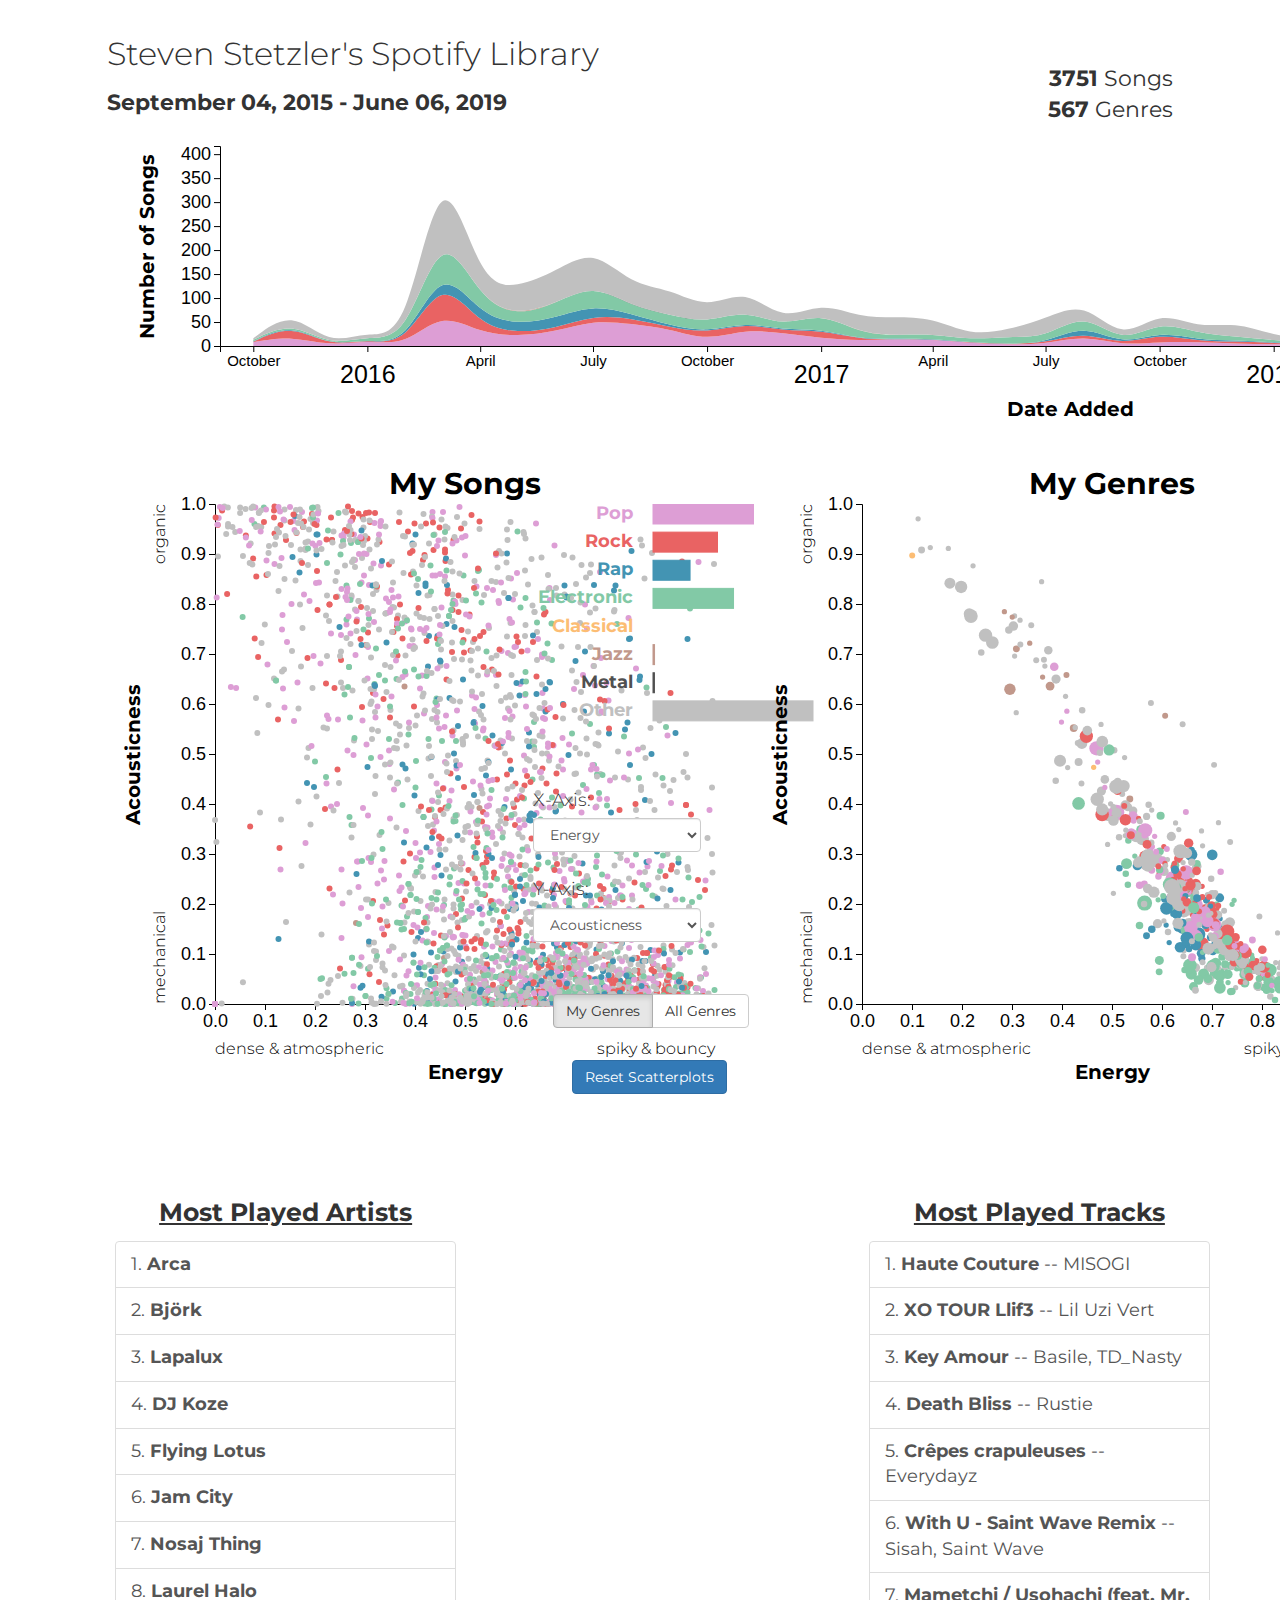
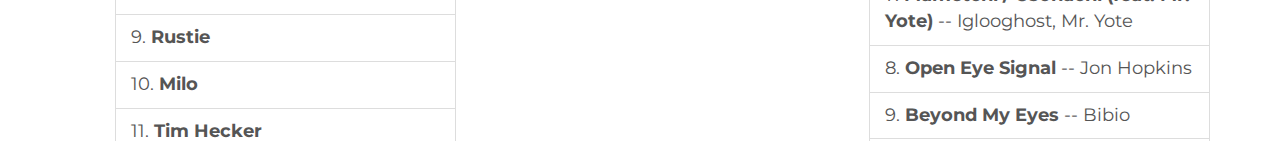
<file: dev/index.html>
<!doctype html>
<html>
<head>
    <meta charset="utf-8">
    <meta name="description" content="">
    <title>Musical Wayfinder</title>
    <!-- Bootstrap -->
    <link rel="stylesheet" href="static/css/bootstrap.min.css">
    <!-- jQuery UI CSS -->
    <link rel="stylesheet" href="static/css/jquery-ui.min.css">
    <link rel="stylesheet" href="static/css/jquery-ui.structure.min.css">
    <link rel="stylesheet" href="static/css/jquery-ui.theme.min.css">
    <!-- jQRangeSlider CSS -->
    <link rel="stylesheet" href="static/css/iThing.css" type="text/css" />
    <!-- D3 Tooltip CSS -->
    <link rel="stylesheet" href="static/css/d3-tip.css">
    <!-- Custom styling -->
    <link rel="stylesheet" href="static/css/style.css">
    <!-- Fonts -->
    <!--<link href='css/fonts/montserrat-font-family-styles.css' rel='stylesheet'> Montserrat -->
    <link href="https://fonts.googleapis.com/css?family=Montserrat:100,200,300,400,500,600,700,800,900&display=swap" rel="stylesheet"><!-- Montserrat -->
    <link rel="stylesheet" type="text/css" href="static/css/fonts/fonts.min.css" /><!-- minified Proxima Nova -->
</head>

<body>

    <!-- Bootstrap grid setup -->
    <div class="container-fluid">
        <div class="row">
            <br>
        </div>
        <div class="row">
            <div class="col-md-1">
            </div>
            <div class="col-md-7 text-left">
                <div class="row">
                    <p style="font-size:32px;font-weight:300"><span id="user-id"></span>'s Spotify Library</p>
                </div>
                <div class="row">
                    <strong><span id="time"></span></strong>
                </div>
                
                <!-- <label style="font-size:30px; justify-content: left;">
                    USERNAME<span id="username"></span>'s Library:
                    <label style="font-size:30px;"></label> 
                </label>
                <br> -->
            </div>
            <div class="col-md-3 text-right">
                <div class="row">
                    <br>
                </div>
                <div class="row">
                    <strong><span id="songs"></span></strong> Songs
                </div>
                <div class="row">
                    <strong><span id="genres"></span></strong> Genres
                </div>

            </div>
            <div class="col-md-1">
            </div>    
        </div>      

        <div class="row row-no-gutters">
            <div id="line-plot-area"></div>

            <!-- <div class="col" style="width:100%; float:center">
            </div> -->
        </div>

        <div class="row">
            <!-- Song Plot -->
            <div class="col-lg-5">
                <div id="song-plot-area">
                </div>
            </div>

            <!-- Control Panel -->
            <div class="col-lg-2" style="margin-top: 50px; margin-bottom: 50px;">
                <!-- Legend for plots -->
                <div class="row">
                    <div id="legend">
                    </div>
                </div>

                <!-- X Axis dropdown box -->
                <div class="row" style="margin-top: 20px; margin-bottom: 20px;">
                    <form class="form-inline">
                        <div class="form-group">
                            <label  for="x-attribute-select"> X-Axis: </label>
                            <select id="x-attribute-select" class="form-control">
                                <option selected value="energy">Energy</option>
                                <!-- <option value="liveness">Liveness</option> -->
                                <option value="speechiness">Speechiness</option>
                                <option value="acousticness">Acousticness</option>
                                <option value="instrumentalness">Instrumentalness</option>
                                <option value="danceability">Danceability</option>
                                <option value="loudness">Loudness</option>
                                <option value="valence">Valence</option>
                                <option value="popularity">Popularity</option>
                            </select>
                        </div>
                    </form>
                </div>
                
                <!-- Y Axis dropdown box -->
                <div class="row" style="margin-top: 20px; margin-bottom: 20px;">
                    <form class="form-inline">
                        <div class="form-group">
                            <label for="y-attribute-select"> Y-Axis: </label>
                            <select id="y-attribute-select" class="form-control">
                                <option value="energy">Energy</option>
                                <!-- <option value="liveness">Liveness</option> -->
                                <option value="speechiness">Speechiness</option>
                                <option selected value="acousticness">Acousticness</option>
                                <option value="instrumentalness">Instrumentalness</option>
                                <option value="danceability">Danceability</option>
                                <option value="loudness">Loudness</option>
                                <option value="valence">Valence</option>
                                <option value="popularity">Popularity</option>
                            </select>
                        </div>
                    </form>
                    <br>
                </div>

                <!-- Button Controls -->
                <div class="row", style="margin-top: 20px; margin-bottom: 20px; justify-content: center;">
                    
                    <div class="btn-group">
                        <div class="btn-group btn-group-toggle" data-toggle="buttons" style="position:relative; margin: 0 auto; left:10%">
                            <label class="btn btn-default active" id="toggle-genres-library">
                                    <input type="radio" name="toggle-genres-radio" autocomplete="off"> My Genres
                            </label>
                            <label class="btn btn-default" id="toggle-genres-all">
                                <input type="radio" name="toggle-genres-radio"  autocomplete="off" checked> All Genres
                            </label>
                        </div>
                    </div>
                    <div class="row">
                        <br>
                    </div>
                    <div class="row">
                    </div>
                    <div class="btn-group">
                        <div id="reset-button" class="btn btn-primary" style="position:relative; margin: 0 auto; left:25%">Reset Scatterplots
                        </div>
                    </div>
                </div>
            </div>

            <!-- Genre Plot -->
            <div class="col-lg-5">
                <div id="genre-plot-area">
                </div>
            </div>
        </div>

        <div class="row">
            <br>
        </div>

        <div class="row">
            <div class="col-lg-4" style="width:100%; margin-left:100px;">
                <div class="row" id="stats-area"style="width:90%;">

                    <div class="col-md-4" style="width:33%; float:left">
                        <p style="font-size:25px; text-decoration:underline; text-align: center"> <strong>Most Played Artists</strong> </p>
                        <ul class="list-group" id="top-artists" style="max-height: 500px; overflow: scroll; font-size:18px">
                        </ul>     
                    </div>
<!-- 
                    <svg width="300" height="180">
                            <rect x="50" y="20" rx="20" ry="20" width="700" height="700"
                            style="fill:red;stroke:black;stroke-width:5;opacity:0.5" />
                    </svg> -->

                    <div class="col-lg-4" id="spotify-preview" style="float:center; width:33%;">
                        
                    </div>
                    
                    <div class="col-lg-4" style="width:33%; float:right; text-align: center">
                        <p style="font-size:25px; text-decoration:underline"> <strong>Most Played Tracks</strong> </p>
                        <ul class="list-group" id="top-tracks" style="max-height: 500px; overflow: scroll; font-size:18px">
                        </ul>             
                    </div>
                </div>
            </div>
        </div>
    </div>



<!-- External JS libraries -->
<script src="static/js/jquery.min.js"></script>
<script src="static/js/jquery-ui.min.js"></script>
<!-- <script src="static/js/jquery-3.4.1.min.js"></script>-->
<script src="static/js/bootstrap.min.js"></script>
<script src="static/js/d3.min.js"></script>
<script src="static/js/d3-tip.js"></script>

<!-- JQRange Slider libraries -->
<!-- <script src="static/js/jquery.js"></script>
<script src="static/js/jquery-ui-1.8.16.custom.min.js"></script>
<script src="static/js/jQDateRangeSlider-min.js"></script> -->

<!-- dragslider libraries -->
<script type="text/javascript" src="static/js/jquery.min.js"></script>
<script type="text/javascript" src="static/js/jquery-ui.min.js"></script>
<script type="text/javascript" src="static/js/dragslider.js"></script>
<script src="https://d3js.org/d3-color.v1.min.js"></script>

<!-- <script type="text/javascript" src="static/js/jquery.ui.slider.custom.js"></script> -->
<!-- <script type="text/javascript" src="static/js/jquery-1.5.1.min.js"></script>
<script type="text/javascript" src="static/js/jquery-ui-1.8.13.custom.min.js"></script>
<script type="text/javascript" src="static/js/jquery.ui.slider.custom.js"></script> -->


<!-- Custom JS -->
<!-- Load the data -->
<!-- For each file, we try loading twice -->
<script>
    function loadSongData() {
        // Create a promise for the data
        var songDataPromise = d3.json("data/drpillow/library.json");
        return songDataPromise.then(function(data) {
            return data;
        }, function(error) {
            return d3.json("data/drpillow/library.json");
        });
    }

    function loadGenreData() {
        // Create a promise for the data
        var genreDataPromise = d3.json("data/data_genres_average_features.json");
        return genreDataPromise.then(function(data) {
            return data;
        }, function(error) {
            return d3.json("data/data_genres_average_features.json");
        });
    }

    function loadTopArtistsData() {
        return d3.json("data/drpillow/top_artists.json").then(function(data) {
            return data;
        }, function(error) {
            console.log("Trouble loading top tracks! Trying again...");
            console.log(error);
            return d3.json("data/drpillow/top_artists.json").then(function(data) {
                return data;
            }, function(error) {
                console.log("Trouble loading top tracks!");
                console.log(error);
            })
        });

    }

    function loadTopTracksData() {
        return d3.json("data/drpillow/top_tracks.json").then(function(data) {
            return data;
        }, function(error) {
            console.log("Trouble loading top tracks! Trying again...");
            console.log(error);
            return d3.json("data/drpillow/top_tracks.json").then(function(data) {
                return data;
            }, function(error) {
                console.log("Trouble loading top tracks!");
                console.log(error);
            })
        });
    }

    function loadRecentlyPlayedData() {
        return d3.json("data/drpillow/recently_played.json").then(function(data) {
            return data
        }, function(error) {
            console.log("Trouble loading recently played data! Trying again...");
            console.log(error);
            return d3.json("data/drpillow/recently_played.json").then(function(data) {
                return data
            }, function(error) {
                console.log("Trouble loading recently played data!");
                console.log(error);
            })
        });
    }
    
    function loadUserProfile() {
        return d3.json("data/drpillow/profile.json").then(function(data) {
            return data;
        }, function(error) {
            return d3.json("data/drpillow/profile.json").then(function(data) {
                return data;
            }, function(error) {
                console.log(error);
            })
        });
    }
</script>
<!-- Load our scripts for making plots -->
<script src="static/js/main.js"></script>

</body>
</html>
</file>
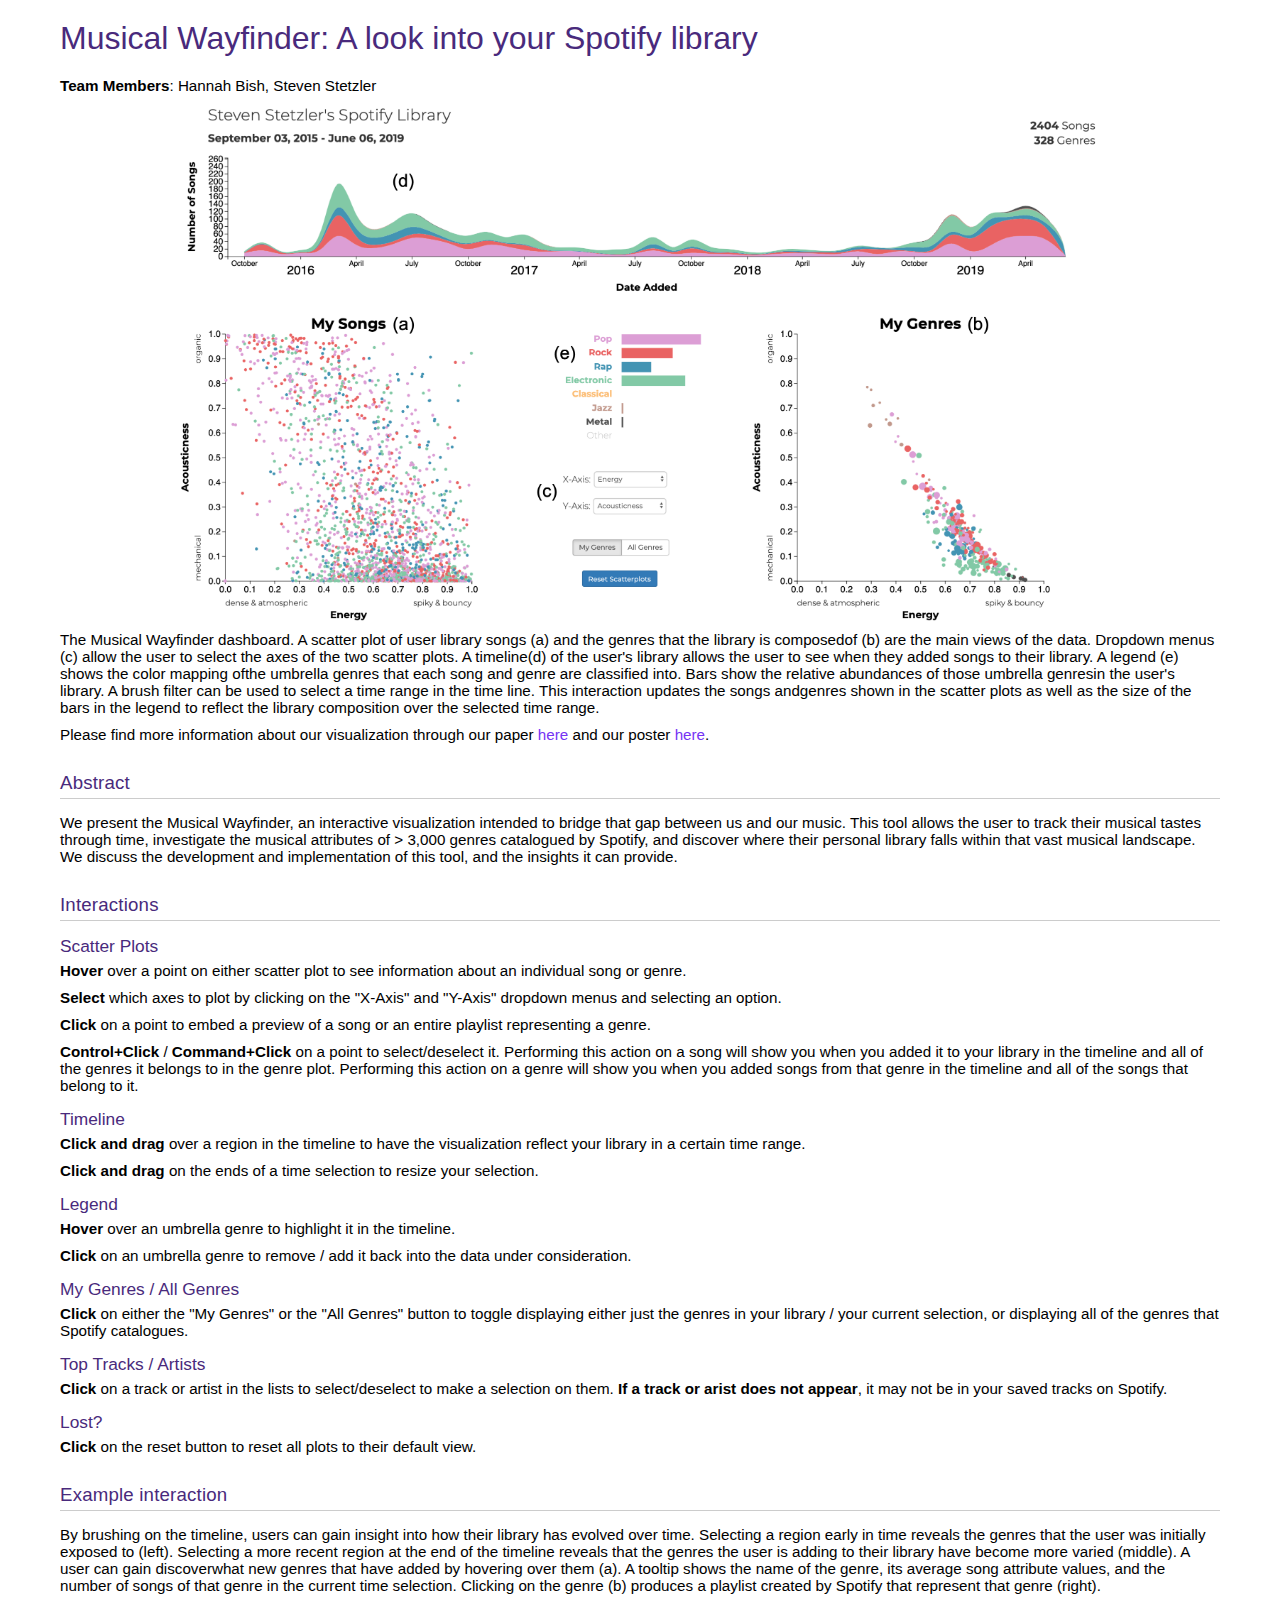
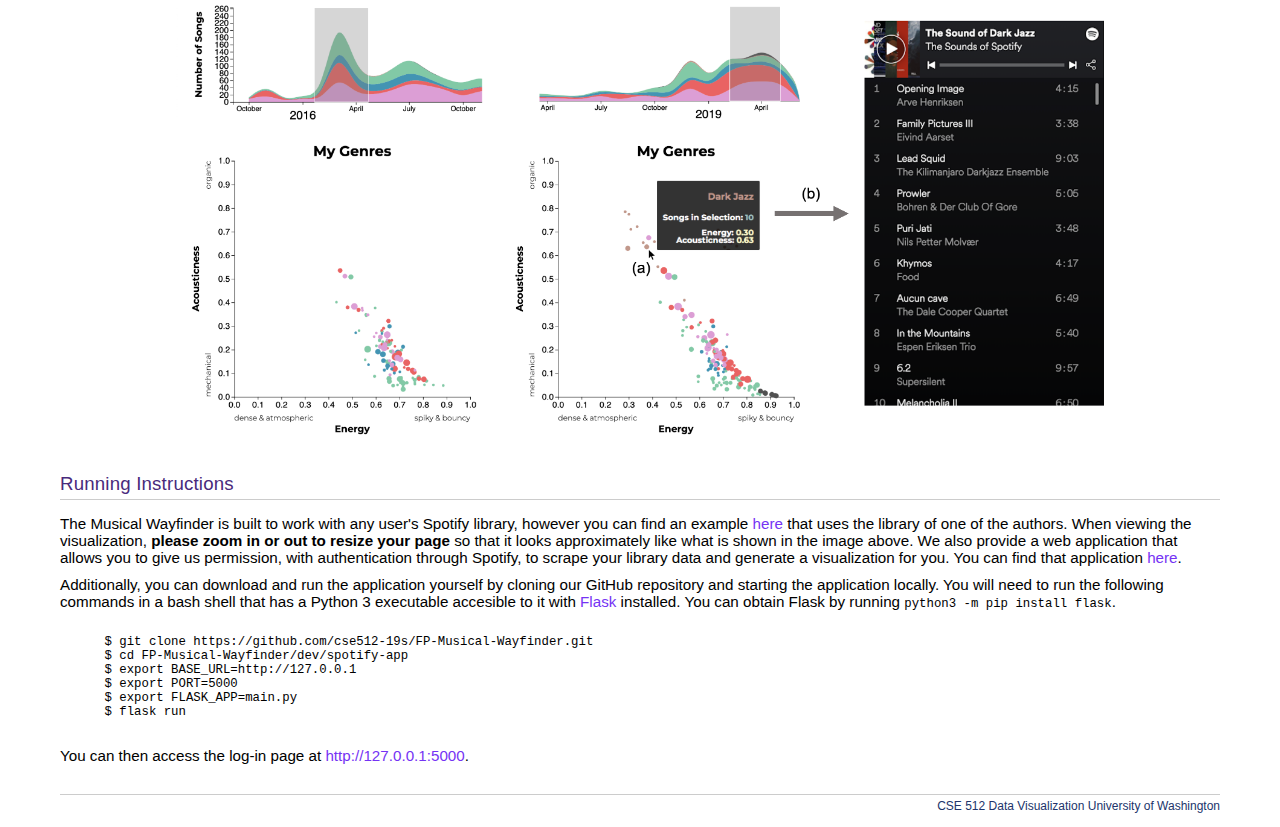
<file: docs/index.html>
<!DOCTYPE HTML>
<html xml:lang="en" lang="en">
<head>
  <title>CSE512 | Musical Wayfinder: A look into your Spotify library</title>
  <style media="all">
* { padding: 0; margin: 0; }
 body {
  margin: 0 auto 0 auto;
  padding: 0;
  max-width: 1200px;
  font-family: "Avenir", "Avenir Next", Helvetica Neue, Arial;
  font-size: 0.95em;
}
 a, a:visited { text-decoration: none; color: #7533f4; }
a:hover { text-decoration: underline; color: #f4b014; }
 h1, h2, h3, h4, h5 {
  color: #492a7c;
  background-color: inherit;
  font-weight: normal;
  padding: 0 0 5px 0;
  margin: 15px 0 0 0;
  border: none;
  clear: right;
}
h1 { font-size: 24pt; margin:  5px 0 10px 0; line-height: 28px; }
h2 { font-size: 14pt; margin: 30px 0 15px 0; letter-spacing: 0.01em; border-bottom: 1px solid #ccc;  line-height: 20px;}
h3 { font-size: 13pt; }
h4 { font-size: 12pt; }
h5 { font-size: 11pt; }
p { margin: 0 0 10px 0; }
 .content {
  margin: 0;
  padding: 15px 20px;
  background-color: #ffffff;
}
 .title, .title h1, .title a {
  color: #492a7c;
  font-size: 24pt;
  margin-bottom: 20px;
  margin-top: 5px;
}
 .footer {
  border-top: 1px solid #ccc;
  margin-top: 30px;
  padding-top: 4px;
  text-align: right;
  font-size: 12px;
}
.footer a {
  color: #21346B;
}
.footer a:hover {
  color: #ce3333;
}
  </style>
</head>
<body>
<div class="content">
   <section class="title">
    <a href="/">Musical Wayfinder: A look into your Spotify library</a>
  </section>

   <section>
    <p>
      <strong>Team Members</strong>: Hannah Bish, Steven Stetzler
    </p>
  </section>

   <section>
    <div style="text-align: center">
      <img src="wayfinder.png" style="width: 80%;">
    </div>
    <p>
    The Musical Wayfinder dashboard. A scatter plot of user library songs (a) and the genres that the library is composedof (b) are the main views of the data. Dropdown menus (c) allow the user to select the axes of the two scatter plots. A timeline(d) of the user's library allows the user to see when they added songs to their library. A legend (e) shows the color mapping ofthe umbrella genres that each song and genre are classified into. Bars show the relative abundances of those umbrella genresin the user's library. A brush filter can be used to select a time range in the time line. This interaction updates the songs andgenres shown in the scatter plots as well as the size of the bars in the legend to reflect the library composition over the selected time range.
    </p>
    <p>
      Please find more information about our visualization through our paper <a href="deliverables/paper.pdf">here</a> and our poster <a href="deliverables/poster.pdf">here</a>.
    </p>
  </section>

  <section>
    <h2>Abstract</h2>
    <p>
      We present the Musical Wayfinder, an interactive visualization intended to bridge that gap between us and our music. This tool allows the user to track their musical tastes through time, investigate the musical attributes of > 3,000 genres catalogued by Spotify, and discover where their personal library falls within that vast musical landscape. We discuss the development and implementation of this tool, and the insights it can provide.
    </p>

  </section>

  <section>
      <h2>Interactions</h2>
      <h3> Scatter Plots </h3>
      <p>
        <strong>Hover</strong> over a point on either scatter plot to see information about an individual song or genre.
      </p>
      <p>
        <strong>Select</strong> which axes to plot by clicking on the "X-Axis" and "Y-Axis" dropdown menus and selecting an option.
      </p>
      <p>
        <strong>Click</strong> on a point to embed a preview of a song or an entire playlist representing a genre.
      </p>
      <p>
        <strong>Control+Click</strong> / <strong>Command+Click</strong> on a point to select/deselect it. 
        Performing this action on a song will show you when you added it to your library in the timeline and all of the genres it belongs to in the genre plot.
        Performing this action on a genre will show you when you added songs from that genre in the timeline and all of the songs that belong to it.
      </p>
      <h3> Timeline </h3>
      <p>
        <strong>Click and drag</strong> over a region in the timeline to have the visualization reflect your library in a certain time range.
      </p>
      <p>
        <strong>Click and drag</strong> on the ends of a time selection to resize your selection.
      </p>
      <h3> Legend </h3>
      <p>
        <strong>Hover</strong> over an umbrella genre to highlight it in the timeline.
      </p>
      <p>
        <strong>Click</strong> on an umbrella genre to remove / add it back into the data under consideration.
      </p>
      <h3>My Genres / All Genres</h3>
      <p>
        <strong>Click</strong> on either the "My Genres" or the "All Genres" button to toggle displaying either just
        the genres in your library / your current selection, or displaying all of the genres that Spotify catalogues.
      </p>
      <h3>Top Tracks / Artists</h3>
      <p>
        <strong>Click</strong> on a track or artist in the lists to select/deselect to make a selection on them. <strong>If a track or arist does not appear</strong>, it may not be in your saved tracks
        on Spotify.
      </p>
      <h3>Lost?</h3>
      <p>
        <strong>Click</strong> on the reset button to reset all plots to their default view.
      </p>
  </section>

  <section>
    <h2>Example interaction</h2>

    By brushing on the timeline, users can gain insight into how their library has evolved over time. 
    Selecting a region early in time reveals the genres that the user was initially exposed to (left). 
    Selecting a more recent region at the end of the timeline reveals that the genres the user is adding to their library have become more varied (middle). 
    A user can gain discoverwhat new genres that have added by hovering over them 
    (a). A tooltip shows the name of the genre, its average song attribute values, and the number of songs of that genre in the current time selection. 
    Clicking on the genre (b) produces a playlist created by Spotify that represent that genre (right).

    <div style="text-align: center">
        <img src="insight_1.png" style="width: 80%;">
    </div>
  </section>

  <section>
    <h2>Running Instructions</h2>
    <p>The Musical Wayfinder is built to work with any user's Spotify library, however you can find an example
        <a href="example/">here</a> that uses the library of one of the authors. When viewing the visualization, <strong>please zoom in or out 
          to resize your page</strong> so that it looks approximately like what is shown in the image above. 
        We also provide a web application that allows you to give us permission, with authentication through Spotify,
        to scrape your library data and generate a visualization for you. You can find that 
        application <a href="http://students.washington.edu/stevengs/cse512/">here</a>. 
    </p>

    <p>
      Additionally, you can download and run the application yourself by cloning our GitHub repository and starting
      the application locally. You will need to run the following commands in a bash shell that has a Python 3 executable
      accesible to it with <a href="http://flask.pocoo.org/">Flask</a> installed. You can obtain Flask by running <code>python3 -m pip install flask</code>.
    </p>
    <pre>
    <code>
      $ git clone https://github.com/cse512-19s/FP-Musical-Wayfinder.git
      $ cd FP-Musical-Wayfinder/dev/spotify-app
      $ export BASE_URL=http://127.0.0.1
      $ export PORT=5000
      $ export FLASK_APP=main.py
      $ flask run
    </code>
    </pre>

    You can then access the log-in page at <a href="http://127.0.0.1:5000">http://127.0.0.1:5000</a>.
  </section>

  <div class="footer">
    <a href="https://courses.cs.washington.edu/courses/cse512/19sp/">CSE 512 Data Visualization</a>
    <a href="http://www.washington.edu">University of Washington</a>
  </div>
 </div>
</body>
</html>
</file>
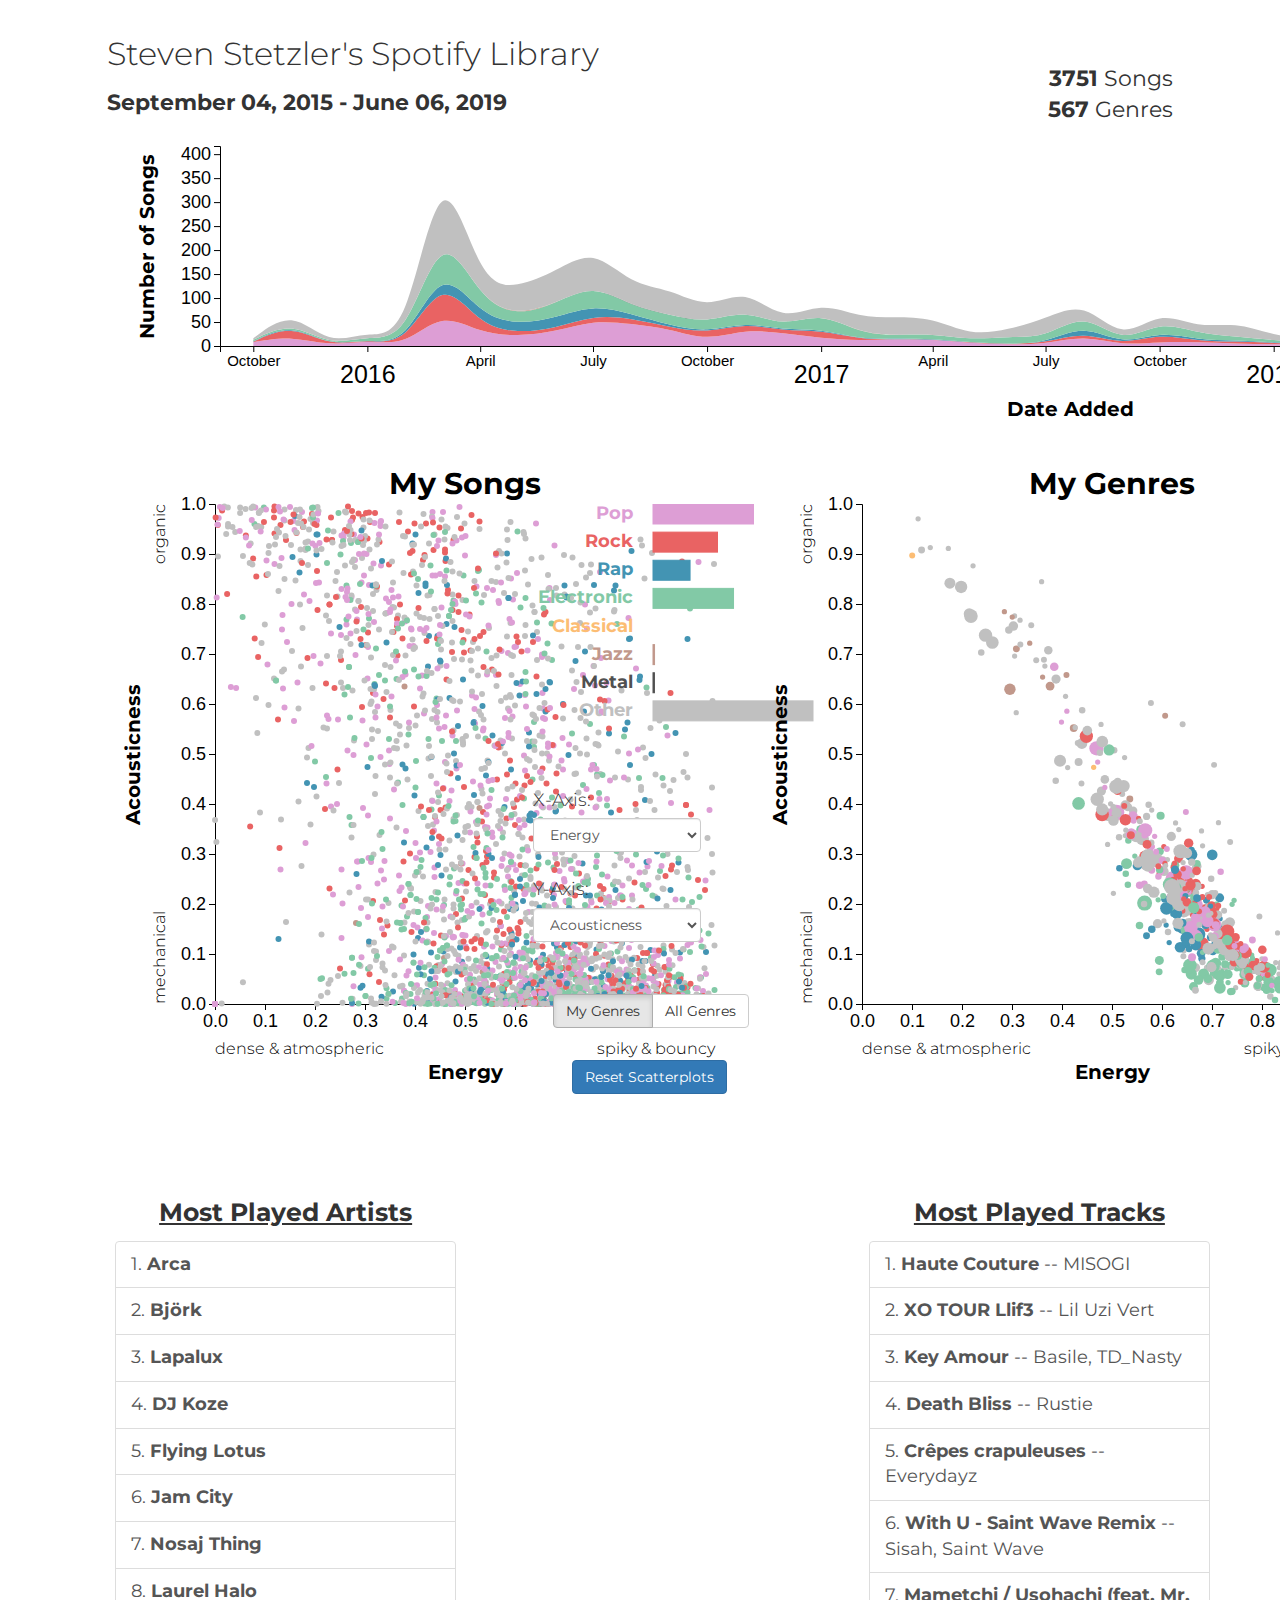
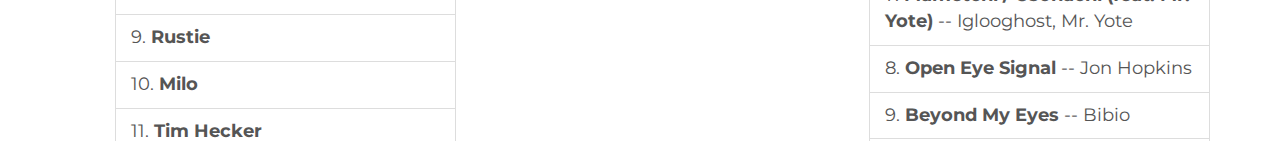
<file: docs/example/index.html>
<!doctype html>
<html>
<head>
    <meta charset="utf-8">
    <meta name="description" content="">
    <title>Musical Wayfinder</title>
    <!-- Bootstrap -->
    <link rel="stylesheet" href="static/css/bootstrap.min.css">
    <!-- jQuery UI CSS -->
    <link rel="stylesheet" href="static/css/jquery-ui.min.css">
    <link rel="stylesheet" href="static/css/jquery-ui.structure.min.css">
    <link rel="stylesheet" href="static/css/jquery-ui.theme.min.css">
    <!-- jQRangeSlider CSS -->
    <link rel="stylesheet" href="static/css/iThing.css" type="text/css" />
    <!-- D3 Tooltip CSS -->
    <link rel="stylesheet" href="static/css/d3-tip.css">
    <!-- Custom styling -->
    <link rel="stylesheet" href="static/css/style.css">
    <link href="https://fonts.googleapis.com/css?family=Montserrat:100,200,300,400,500,600,700,800,900&display=swap" rel="stylesheet"><!-- Montserrat -->
    <link rel="stylesheet" type="text/css" href="static/css/fonts/fonts.min.css" /><!-- minified Proxima Nova -->
</head>

<body>

    <!-- Bootstrap grid setup -->
    <div class="container-fluid">
        <div class="row">
            <br>
        </div>
        <div class="row">
            <div class="col-md-1">
            </div>
            <div class="col-md-7 text-left">
                <div class="row">
                    <p style="font-size:32px;font-weight:300"><span id="user-id"></span>'s Spotify Library</p>
                </div>
                <div class="row">
                    <strong><span id="time"></span></strong>
                </div>
                
                <!-- <label style="font-size:30px; justify-content: left;">
                    USERNAME<span id="username"></span>'s Library:
                    <label style="font-size:30px;"></label> 
                </label>
                <br> -->
            </div>
            <div class="col-md-3 text-right">
                <div class="row">
                    <br>
                </div>
                <div class="row">
                    <strong><span id="songs"></span></strong> Songs
                </div>
                <div class="row">
                    <strong><span id="genres"></span></strong> Genres
                </div>

            </div>
            <div class="col-md-1">
            </div>    
        </div>      

        <div class="row row-no-gutters">
            <div id="line-plot-area"></div>

            <!-- <div class="col" style="width:100%; float:center">
            </div> -->
        </div>

        <div class="row">
            <!-- Song Plot -->
            <div class="col-lg-5">
                <div id="song-plot-area">
                </div>
            </div>

            <!-- Control Panel -->
            <div class="col-lg-2" style="margin-top: 50px; margin-bottom: 50px;">
                <!-- Legend for plots -->
                <div class="row">
                    <div id="legend">
                    </div>
                </div>

                <!-- X Axis dropdown box -->
                <div class="row" style="margin-top: 20px; margin-bottom: 20px;">
                    <form class="form-inline">
                        <div class="form-group">
                            <label  for="x-attribute-select"> X-Axis: </label>
                            <select id="x-attribute-select" class="form-control">
                                <option selected value="energy">Energy</option>
                                <!-- <option value="liveness">Liveness</option> -->
                                <option value="speechiness">Speechiness</option>
                                <option value="acousticness">Acousticness</option>
                                <option value="instrumentalness">Instrumentalness</option>
                                <option value="danceability">Danceability</option>
                                <option value="loudness">Loudness</option>
                                <option value="valence">Valence</option>
                                <option value="popularity">Popularity</option>
                            </select>
                        </div>
                    </form>
                </div>
                
                <!-- Y Axis dropdown box -->
                <div class="row" style="margin-top: 20px; margin-bottom: 20px;">
                    <form class="form-inline">
                        <div class="form-group">
                            <label for="y-attribute-select"> Y-Axis: </label>
                            <select id="y-attribute-select" class="form-control">
                                <option value="energy">Energy</option>
                                <!-- <option value="liveness">Liveness</option> -->
                                <option value="speechiness">Speechiness</option>
                                <option selected value="acousticness">Acousticness</option>
                                <option value="instrumentalness">Instrumentalness</option>
                                <option value="danceability">Danceability</option>
                                <option value="loudness">Loudness</option>
                                <option value="valence">Valence</option>
                                <option value="popularity">Popularity</option>
                            </select>
                        </div>
                    </form>
                    <br>
                </div>

                <!-- Button Controls -->
                <div class="row", style="margin-top: 20px; margin-bottom: 20px; justify-content: center;">
                    
                    <div class="btn-group">
                        <div class="btn-group btn-group-toggle" data-toggle="buttons" style="position:relative; margin: 0 auto; left:10%">
                            <label class="btn btn-default active" id="toggle-genres-library">
                                    <input type="radio" name="toggle-genres-radio" autocomplete="off"> My Genres
                            </label>
                            <label class="btn btn-default" id="toggle-genres-all">
                                <input type="radio" name="toggle-genres-radio"  autocomplete="off" checked> All Genres
                            </label>
                        </div>
                    </div>
                    <div class="row">
                        <br>
                    </div>
                    <div class="row">
                    </div>
                    <div class="btn-group">
                        <div id="reset-button" class="btn btn-primary" style="position:relative; margin: 0 auto; left:25%">Reset Scatterplots
                        </div>
                    </div>
                </div>
            </div>

            <!-- Genre Plot -->
            <div class="col-lg-5">
                <div id="genre-plot-area">
                </div>
            </div>
        </div>

        <div class="row">
            <br>
        </div>

        <div class="row">
            <div class="col-lg-4" style="width:100%; margin-left:100px;">
                <div class="row" id="stats-area"style="width:90%;">

                    <div class="col-md-4" style="width:33%; float:left">
                        <p style="font-size:25px; text-decoration:underline; text-align: center"> <strong>Most Played Artists</strong> </p>
                        <ul class="list-group" id="top-artists" style="max-height: 500px; overflow: scroll; font-size:18px">
                        </ul>     
                    </div>
<!-- 
                    <svg width="300" height="180">
                            <rect x="50" y="20" rx="20" ry="20" width="700" height="700"
                            style="fill:red;stroke:black;stroke-width:5;opacity:0.5" />
                    </svg> -->

                    <div class="col-lg-4" id="spotify-preview" style="float:center; width:33%;">
                        
                    </div>
                    
                    <div class="col-lg-4" style="width:33%; float:right; text-align: center">
                        <p style="font-size:25px; text-decoration:underline"> <strong>Most Played Tracks</strong> </p>
                        <ul class="list-group" id="top-tracks" style="max-height: 500px; overflow: scroll; font-size:18px">
                        </ul>             
                    </div>
                </div>
            </div>
        </div>
    </div>

<!-- External JS libraries -->
<script type="text/javascript" src="static/js/jquery.min.js"></script>
<script type="text/javascript" src="static/js/jquery-ui.min.js"></script>
<!-- <script src="js/jquery-3.4.1.min.js"></script>-->
<script src="static/js/bootstrap.min.js"></script>
<script src="static/js/d3.min.js"></script>
<script src="static/js/d3-tip.js"></script>

<!-- JQRange Slider libraries -->
<!-- <script src="js/jquery.js"></script>
<script src="js/jquery-ui-1.8.16.custom.min.js"></script>
<script src="js/jQDateRangeSlider-min.js"></script> -->

<!-- dragslider libraries -->
<script type="text/javascript" src="static/js/dragslider.js"></script>
<script src="https://d3js.org/d3-color.v1.min.js"></script>

<!-- Custom JS -->

<script>
    function loadSongData() {
        // Create a promise for the data
        var songDataPromise = d3.json("data/drpillow/library.json");
        return songDataPromise.then(function(data) {
            return data;
        }, function(error) {
            return d3.json("data/drpillow/library.json");
        });
    }

    function loadGenreData() {
        // Create a promise for the data
        var genreDataPromise = d3.json("data/data_genres_average_features.json");
        return genreDataPromise.then(function(data) {
            return data;
        }, function(error) {
            return d3.json("data/data_genres_average_features.json");
        });
    }

    function loadTopArtistsData() {
        return d3.json("data/drpillow/top_artists.json").then(function(data) {
            return data;
        }, function(error) {
            console.log("Trouble loading top tracks! Trying again...");
            console.log(error);
            return d3.json("data/drpillow/top_artists.json").then(function(data) {
                return data;
            }, function(error) {
                console.log("Trouble loading top tracks!");
                console.log(error);
            })
        });

    }

    function loadTopTracksData() {
        return d3.json("data/drpillow/top_tracks.json").then(function(data) {
            return data;
        }, function(error) {
            console.log("Trouble loading top tracks! Trying again...");
            console.log(error);
            return d3.json("data/drpillow/top_tracks.json").then(function(data) {
                return data;
            }, function(error) {
                console.log("Trouble loading top tracks!");
                console.log(error);
            })
        });
    }

    function loadRecentlyPlayedData() {
        return d3.json("data/drpillow/recently_played.json").then(function(data) {
            return data
        }, function(error) {
            console.log("Trouble loading recently played data! Trying again...");
            console.log(error);
            return d3.json("data/drpillow/recently_played.json").then(function(data) {
                return data
            }, function(error) {
                console.log("Trouble loading recently played data!");
                console.log(error);
            })
        });
    }
    
    function loadUserProfile() {
        return d3.json("data/drpillow/profile.json").then(function(data) {
            return data;
        }, function(error) {
            return d3.json("data/drpillow/profile.json").then(function(data) {
                return data;
            }, function(error) {
                console.log(error);
            })
        });
    }
</script>

<script src="static/js/main.js"></script>

</body>
</html>
</file>
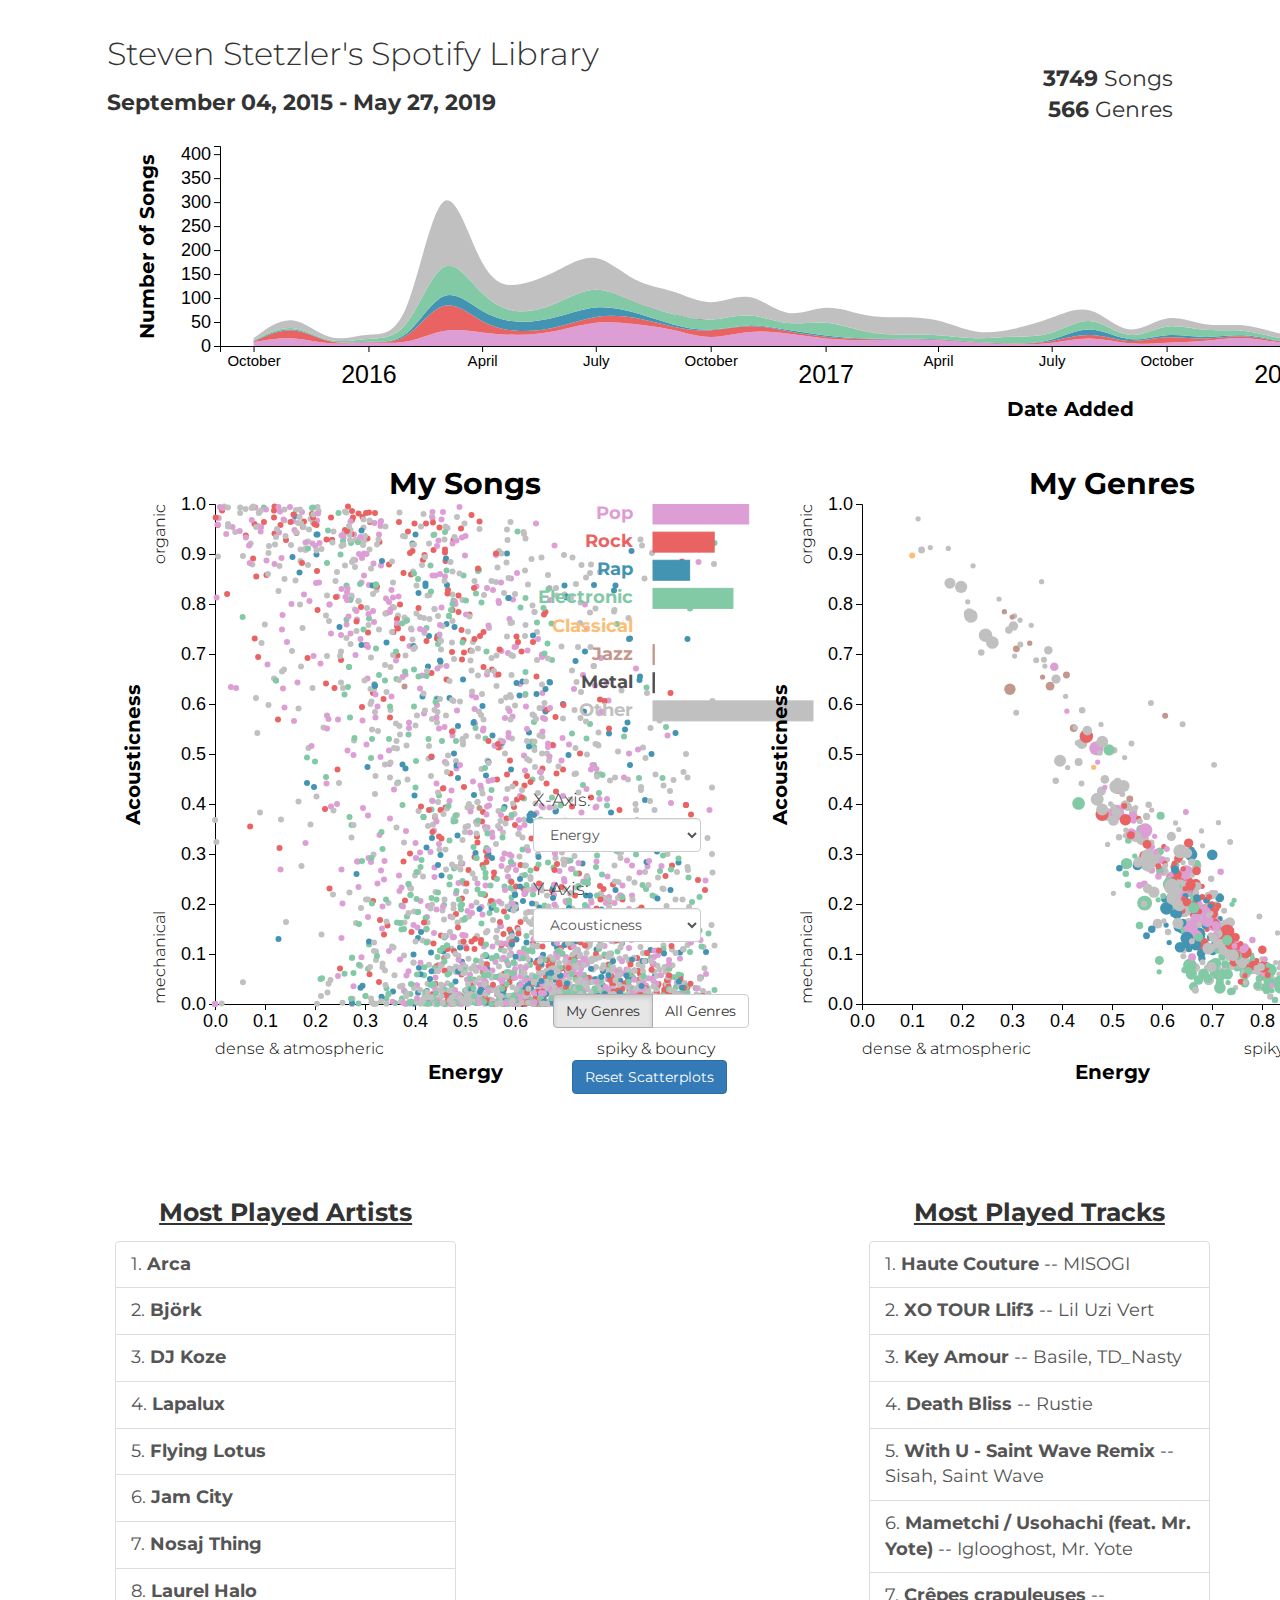
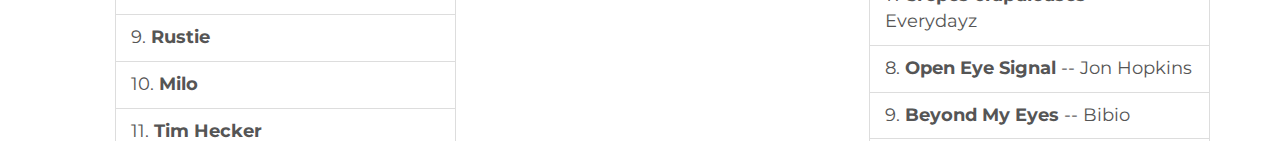
<file: prototyping/viz/restructured/index.html>
<!doctype html>
<html>
<head>
    <meta charset="utf-8">
    <meta name="description" content="">
    <title>Musical Wayfinder</title>
    <!-- Bootstrap -->
    <link rel="stylesheet" href="css/bootstrap.min.css">
    <!-- jQuery UI CSS -->
    <link rel="stylesheet" href="css/jquery-ui.min.css">
    <link rel="stylesheet" href="css/jquery-ui.structure.min.css">
    <link rel="stylesheet" href="css/jquery-ui.theme.min.css">
    <!-- jQRangeSlider CSS -->
    <link rel="stylesheet" href="css/iThing.css" type="text/css" />
    <!-- D3 Tooltip CSS -->
    <link rel="stylesheet" href="css/d3-tip.css">
    <!-- Custom styling -->
    <link rel="stylesheet" href="css/style.css">
    <!-- Fonts -->
    <!--<link href='css/fonts/montserrat-font-family-styles.css' rel='stylesheet'> Montserrat -->
    <link href="https://fonts.googleapis.com/css?family=Montserrat:100,200,300,400,500,600,700,800,900&display=swap" rel="stylesheet"><!-- Montserrat -->
    <link rel="stylesheet" type="text/css" href="css/fonts/fonts.min.css" /><!-- minified Proxima Nova -->
</head>

<body>

    <!-- Bootstrap grid setup -->
    <div class="container-fluid">
        <div class="row">
            <br>
        </div>
        <div class="row">
            <div class="col-md-1">
            </div>
            <div class="col-md-7 text-left">
                <div class="row">
                    <p style="font-size:32px;font-weight:300"><span id="user-id"></span>'s Spotify Library</p>
                </div>
                <div class="row">
                    <strong><span id="time"></span></strong>
                </div>
                
                <!-- <label style="font-size:30px; justify-content: left;">
                    USERNAME<span id="username"></span>'s Library:
                    <label style="font-size:30px;"></label> 
                </label>
                <br> -->
            </div>
            <div class="col-md-3 text-right">
                <div class="row">
                    <br>
                </div>
                <div class="row">
                    <strong><span id="songs"></span></strong> Songs
                </div>
                <div class="row">
                    <strong><span id="genres"></span></strong> Genres
                </div>

            </div>
            <div class="col-md-1">
            </div>    
        </div>      

        <div class="row row-no-gutters">
            <div id="line-plot-area"></div>

            <!-- <div class="col" style="width:100%; float:center">
            </div> -->
        </div>

        <div class="row">
            <!-- Song Plot -->
            <div class="col-lg-5">
                <div id="song-plot-area">
                </div>
            </div>

            <!-- Control Panel -->
            <div class="col-lg-2" style="margin-top: 50px; margin-bottom: 50px;">
                <!-- Legend for plots -->
                <div class="row">
                    <div id="legend">
                    </div>
                </div>

                <!-- X Axis dropdown box -->
                <div class="row" style="margin-top: 20px; margin-bottom: 20px;">
                    <form class="form-inline">
                        <div class="form-group">
                            <label  for="x-attribute-select"> X-Axis: </label>
                            <select id="x-attribute-select" class="form-control">
                                <option selected value="energy">Energy</option>
                                <!-- <option value="liveness">Liveness</option> -->
                                <option value="speechiness">Speechiness</option>
                                <option value="acousticness">Acousticness</option>
                                <option value="instrumentalness">Instrumentalness</option>
                                <option value="danceability">Danceability</option>
                                <option value="loudness">Loudness</option>
                                <option value="valence">Valence</option>
                                <option value="popularity">Popularity</option>
                            </select>
                        </div>
                    </form>
                </div>
                
                <!-- Y Axis dropdown box -->
                <div class="row" style="margin-top: 20px; margin-bottom: 20px;">
                    <form class="form-inline">
                        <div class="form-group">
                            <label for="y-attribute-select"> Y-Axis: </label>
                            <select id="y-attribute-select" class="form-control">
                                <option value="energy">Energy</option>
                                <!-- <option value="liveness">Liveness</option> -->
                                <option value="speechiness">Speechiness</option>
                                <option selected value="acousticness">Acousticness</option>
                                <option value="instrumentalness">Instrumentalness</option>
                                <option value="danceability">Danceability</option>
                                <option value="loudness">Loudness</option>
                                <option value="valence">Valence</option>
                                <option value="popularity">Popularity</option>
                            </select>
                        </div>
                    </form>
                    <br>
                </div>

                <!-- Button Controls -->
                <div class="row", style="margin-top: 20px; margin-bottom: 20px; justify-content: center;">
                    
                    <div class="btn-group">
                        <div class="btn-group btn-group-toggle" data-toggle="buttons" style="position:relative; margin: 0 auto; left:10%">
                            <label class="btn btn-default active" id="toggle-genres-library">
                                    <input type="radio" name="toggle-genres-radio" autocomplete="off"> My Genres
                            </label>
                            <label class="btn btn-default" id="toggle-genres-all">
                                <input type="radio" name="toggle-genres-radio"  autocomplete="off" checked> All Genres
                            </label>
                        </div>
                    </div>
                    <div class="row">
                        <br>
                    </div>
                    <div class="row">
                    </div>
                    <div class="btn-group">
                        <div id="reset-button" class="btn btn-primary" style="position:relative; margin: 0 auto; left:25%">Reset Scatterplots
                        </div>
                    </div>
                </div>
            </div>

            <!-- Genre Plot -->
            <div class="col-lg-5">
                <div id="genre-plot-area">
                </div>
            </div>
        </div>

        <div class="row">
            <br>
        </div>

        <div class="row">
            <div class="col-lg-4" style="width:100%; margin-left:100px;">
                <div class="row" id="stats-area"style="width:90%;">

                    <div class="col-md-4" style="width:33%; float:left">
                        <p style="font-size:25px; text-decoration:underline; text-align: center"> <strong>Most Played Artists</strong> </p>
                        <ul class="list-group" id="top-artists" style="max-height: 500px; overflow: scroll; font-size:18px">
                        </ul>     
                    </div>
<!-- 
                    <svg width="300" height="180">
                            <rect x="50" y="20" rx="20" ry="20" width="700" height="700"
                            style="fill:red;stroke:black;stroke-width:5;opacity:0.5" />
                    </svg> -->

                    <div class="col-lg-4" id="spotify-preview" style="float:center; width:33%;">
                        
                    </div>
                    
                    <div class="col-lg-4" style="width:33%; float:right; text-align: center">
                        <p style="font-size:25px; text-decoration:underline"> <strong>Most Played Tracks</strong> </p>
                        <ul class="list-group" id="top-tracks" style="max-height: 500px; overflow: scroll; font-size:18px">
                        </ul>             
                    </div>
                </div>
            </div>
        </div>
    </div>



<!-- External JS libraries -->
<script src="js/jquery.min.js"></script>
<script src="js/jquery-ui.min.js"></script>
<!-- <script src="js/jquery-3.4.1.min.js"></script>-->
<script src="js/bootstrap.min.js"></script>
<script src="js/d3.min.js"></script>
<script src="js/d3-tip.js"></script>

<!-- JQRange Slider libraries -->
<!-- <script src="js/jquery.js"></script>
<script src="js/jquery-ui-1.8.16.custom.min.js"></script>
<script src="js/jQDateRangeSlider-min.js"></script> -->

<!-- dragslider libraries -->
<script type="text/javascript" src="js/jquery.min.js"></script>
<script type="text/javascript" src="js/jquery-ui.min.js"></script>
<script type="text/javascript" src="js/dragslider.js"></script>
<script src="https://d3js.org/d3-color.v1.min.js"></script>

<!-- <script type="text/javascript" src="js/jquery.ui.slider.custom.js"></script> -->
<!-- <script type="text/javascript" src="js/jquery-1.5.1.min.js"></script>
<script type="text/javascript" src="js/jquery-ui-1.8.13.custom.min.js"></script>
<script type="text/javascript" src="js/jquery.ui.slider.custom.js"></script> -->


<!-- Custom JS -->

<script src="js/loadData.js"></script>
<script src="js/main.js"></script>

</body>
</html>
</file>
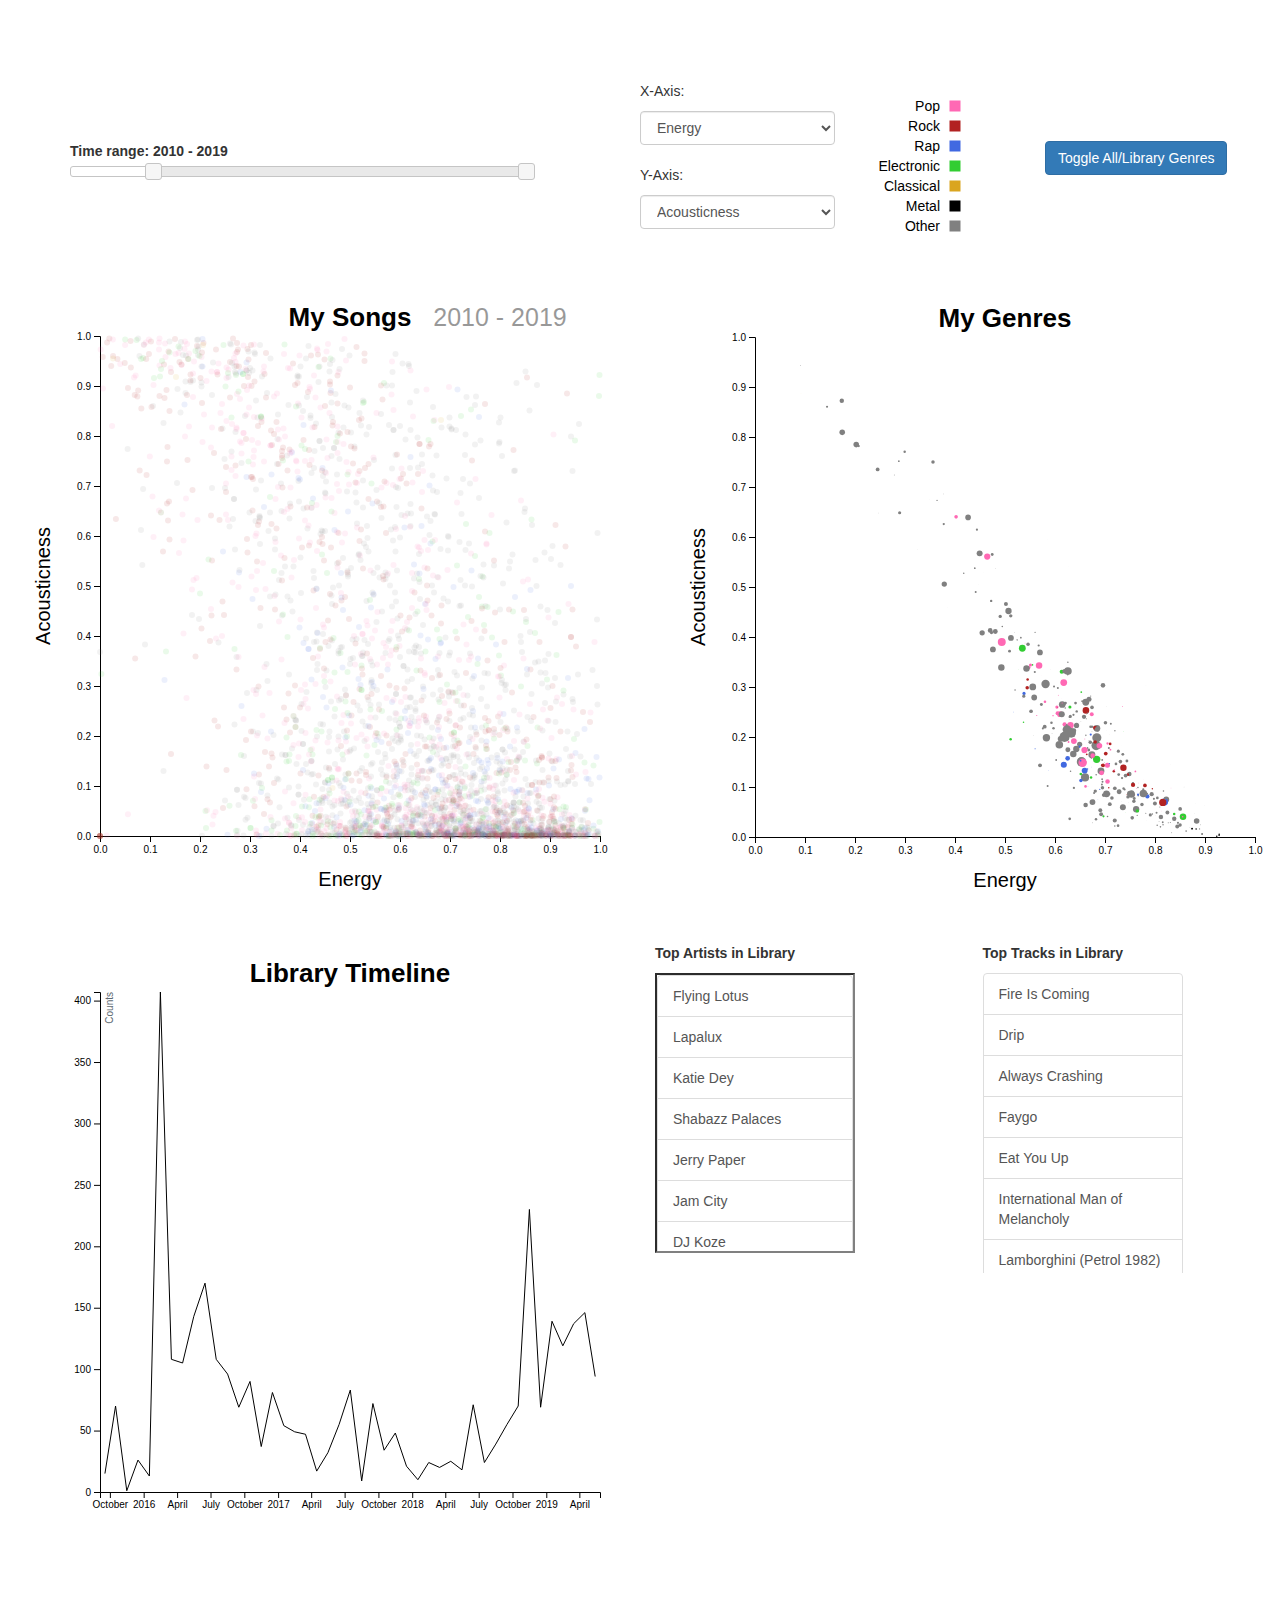
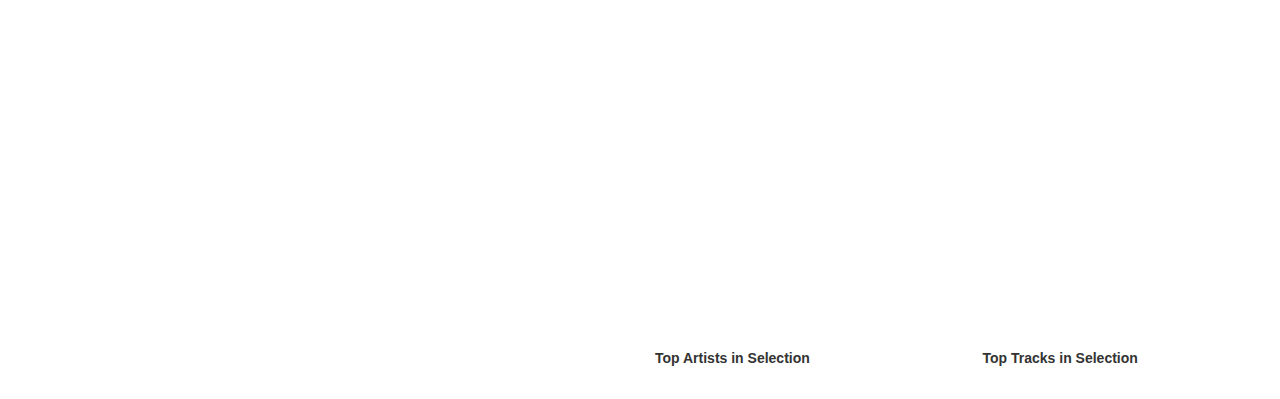
<file: prototyping/viz/zoom_branch/index.html>
<!doctype html>
<html>
<head>
    <meta charset="utf-8">
    <meta name="description" content="">
    <title>Musical Wayfinder</title>
    <!-- Bootstrap -->
    <link rel="stylesheet" href="css/bootstrap.min.css">
    <!-- jQuery UI CSS -->
    <link rel="stylesheet" href="css/jquery-ui.min.css">
    <link rel="stylesheet" href="css/jquery-ui.structure.min.css">
    <link rel="stylesheet" href="css/jquery-ui.theme.min.css">
    <!-- jQRangeSlider CSS -->
    <link rel="stylesheet" href="css/iThing.css" type="text/css" />
    <!-- D3 Tooltip CSS -->
    <link rel="stylesheet" href="css/d3-tip.css">
    <!-- Custom styling -->
    <link rel="stylesheet" href="css/style.css">
</head>

<body>



    <!-- Bootstrap grid setup -->
    <div class="container">

        <div class="row">
            <br> <br> <br>
        </div>      


        <div class="row row-centered">

            <div class="col-md-1">
            </div>


        </div>


        <div class="row">
            <br> 
        </div> 

        <div class="row row-no-gutters">


            <div class="col-md-5">

                <div class="row">
                    <br><br><br>
                </div> 

                <!-- Time slider -->
                <div id="slider-div" z-index=-1>
                    <label>Time range: <span id="time"></span></label>
                    <div id="slider"></div>
                </div>
            </div>

            <div class="col-sm-1">
            </div>

            <div class="col-sm-2">
                <div class="row row-no-gutters">
                    <!-- X Axis dropdown box -->
                    <p text-align:right> X-Axis: </p><select id="x-attribute-select" class="form-control">
                        <option selected value="energy">Energy</option>
                        <option value="liveness">Liveness</option>
                        <option value="speechiness">Speechiness</option>
                        <option value="acousticness">Acousticness</option>
                        <option value="instrumentalness">Instrumentalness</option>
                        <option value="danceability">Danceability</option>
                        <option value="loudness">Loudness</option>
                        <option value="valence">Valence</option>
                        <option value="popularity">Popularity</option>
                    </select>
                </div>

                <div class="row">
                    <br> 
                </div>

                <div class="row row-no-gutters">
                    <!-- Y Axis dropdown box -->
                    <p text-align:left> Y-Axis: </p><select id="y-attribute-select" class="form-control">
                        <option value="energy">Energy</option>
                        <option value="liveness">Liveness</option>
                        <option value="speechiness">Speechiness</option>
                        <option selected value="acousticness">Acousticness</option>
                        <option value="instrumentalness">Instrumentalness</option>
                        <option value="danceability">Danceability</option>
                        <option value="loudness">Loudness</option>
                        <option value="valence">Valence</option>
                        <option value="popularity">Popularity</option>
                    </select>
                </div>
            </div>

            <div class="col-md-2">
                <div id="legend">
                </div>
            </div>

            <div class="col-sm-2">
                <div class="row">
                    <br><br><br> 
                </div>
                <!-- Play button -->
                <!--<button id="play-button" class="btn btn-primary">Play</button>-->
                <!-- Toggle button -->
               <button id="toggle-button" class="btn btn-primary">Toggle All/Library Genres</button>
            </div>
        </div>


        </div>









        <div class="row">
            <div class="col-md-6">
                <div id="song-plot-area">
                </div>
            </div>
            <div class="col-md-6">
            </div>
            <div class="col-md-6">
                <!-- <div id="zoom-plot-area"> -->
                <div id="genre-plot-area">
                </div>
            </div>
        </div>


        <div class="row">
            <div class="col-md-6">
                <div id="line-plot-area">
                </div>
            </div>
            <div class="col-md-6">
            </div>
            <div class="col-md-6">

                <div class="row row-no-gutters" id="stats-area">
                    <div class="col-lg-6">
                        <p> <strong>Top Artists in Library</strong> </p>
                        <ul class="list-group" id="top-artists" style="max-height: 300px; max-width: 200px; overflow: scroll;">
                        </ul>     
                    </div>
                    <div class="col-lg-6">
                        <p> <strong>Top Tracks in Library</strong> </p>
                        <ul class="list-group" id="top-tracks" style="max-height: 300px; max-width: 200px; overflow: scroll;">
                        </ul>             
                    </div>
                </div>

                <div class="row row-no-gutters" id="stats-area-bottom">
                    <div class="col-lg-6">
                        <p> <strong>Top Artists in Selection</strong> </p>
                        <ul class="list-group" id="top-artists-selected" style="max-height: 300px; max-width: 200px; overflow: scroll;">
                        </ul>     
                    </div>
                    <div class="col-lg-6">
                        <p> <strong>Top Tracks in Selection</strong> </p>
                        <ul class="list-group" id="top-tracks-selected" style="max-height: 300px; max-width: 200px; overflow: scroll;">
                        </ul>             
                    </div>
                </div>

                <div class="row row-no-gutters" id="stats-area">
                    <div class="col-lg-6" id="spotify-track">
                    </div>
                    <div class="col-lg-6" id="spotify-playlist">
                    </div>
                </div>
            </div>
        </div>

    </div>








<!-- External JS libraries -->
<script src="js/jquery.min.js"></script>
<script src="js/jquery-ui.min.js"></script>
<!-- <script src="js/jquery-3.4.1.min.js"></script>-->
<script src="js/bootstrap.min.js"></script>
<script src="js/d3.min.js"></script>
<script src="js/d3-tip.js"></script>
<!-- dragslider libraries -->
<script type="text/javascript" src="js/jquery.min.js"></script>
<script type="text/javascript" src="js/jquery-ui.min.js"></script>
<script type="text/javascript" src="js/dragslider.js"></script>
<script src="https://d3js.org/d3-color.v1.min.js"></script>


<!-- For zoom? -->
<script src="https://d3js.org/d3.v5.min.js"></script>



<!-- Custom JS -->
<script src="js/main.js"></script>

</body>
</html>
</file>
<file: dev/static/css/iThing.css>
/**
 * Theme for jQRangeSlider
 * Inspired by http://cssdeck.com/item/381/itunes-10-storage-bar
 *        and http://cssdeck.com/item/276/pure-css-arrow-with-border-tooltip
 */

.ui-rangeSlider{
  height: 30px;
  padding-top: 40px;
}

.ui-rangeSlider,
.ui-rangeSlider-container,
.ui-rangeSlider-arrow{
  -webkit-box-sizing:content-box;
     -moz-box-sizing:content-box;
          box-sizing:content-box;
}

.ui-rangeSlider-withArrows .ui-rangeSlider-container{
  margin: 0 15px;
}

.ui-rangeSlider-withArrows .ui-rangeSlider-container,
.ui-rangeSlider-noArrow .ui-rangeSlider-container,
.ui-rangeSlider-arrow{
  -webkit-box-shadow: inset 0px 4px 6px -2px RGBA(0,0,0,0.5);
     -moz-box-shadow: inset 0px 4px 6px -2px RGBA(0,0,0,0.5);
          box-shadow: inset 0px 4px 6px -2px RGBA(0,0,0,0.5);
}

.ui-rangeSlider-disabled.ui-rangeSlider-withArrows .ui-rangeSlider-container,
.ui-rangeSlider-disabled.ui-rangeSlider-noArrow .ui-rangeSlider-container,
.ui-rangeSlider-disabled .ui-rangeSlider-arrow{
  -webkit-box-shadow: inset 0px 4px 6px -2px RGBA(0,0,0,0.3);
     -moz-box-shadow: inset 0px 4px 6px -2px RGBA(0,0,0,0.3);
          box-shadow: inset 0px 4px 6px -2px RGBA(0,0,0,0.3);
}

.ui-rangeSlider-noArrow .ui-rangeSlider-container{
  -moz-border-radius: 4px;
  border-radius: 4px;
  border-left: solid 1px #515862;
  border-right: solid 1px #515862;
}

.ui-rangeSlider-disabled.ui-rangeSlider-noArrow .ui-rangeSlider-container{
  border-color: #8490a3;
}

.ui-rangeSlider-container,
.ui-rangeSlider-arrow{
 	height: 30px;

  border-top: solid 1px #232a32;
  border-bottom: solid 1px #6a7179;
}

.ui-rangeSlider-disabled .ui-rangeSlider-container,
.ui-rangeSlider-disabled .ui-rangeSlider-arrow{
  border-top-color: #49576b;
  border-bottom-color: #9ca7b3;
}

.ui-rangeSlider-container,
.ui-rangeSlider-arrow,
.ui-rangeSlider-label{
  background: #67707F;
  background: -moz-linear-gradient(top, #67707F 0%, #888DA0 100%);
  background: -webkit-gradient(linear, left top, left bottom, color-stop(0%,#67707F), color-stop(100%,#888DA0));
}

.ui-rangeSlider-disabled .ui-rangeSlider-container,
.ui-rangeSlider-disabled .ui-rangeSlider-arrow,
.ui-rangeSlider-disabled .ui-rangeSlider-label{
  background: #95a4bd;
  background: -moz-linear-gradient(top, #95a4bd 0%, #b2bbd8 100%);
  background: -webkit-gradient(linear, left top, left bottom, color-stop(0%,#95a4bd), color-stop(100%,#b2bbd8));
}

.ui-rangeSlider-arrow{
  width:14px;
  cursor:pointer;
}

.ui-rangeSlider-leftArrow{
  border-radius:4px 0 0 4px;
  border-left: solid 1px #515862;
}

.ui-rangeSlider-disabled .ui-rangeSlider-leftArrow{
 border-left-color: #8792a2; 
}

.ui-rangeSlider-rightArrow{
  border-radius:0 4px 4px 0;
  border-right: solid 1px #515862;
}

.ui-rangeSlider-disabled .ui-rangeSlider-rightArrow{
 border-right-color: #8792a2; 
}

.ui-rangeSlider-arrow-inner{
  position: absolute;
  top: 50%;
  border: 10px solid transparent;
  width:0;
  height:0;

  margin-top: -10px;
}

.ui-rangeSlider-leftArrow .ui-rangeSlider-arrow-inner{
  border-right:10px solid #a4a8b7;
  left: 0;
  margin-left: -8px;
}

.ui-rangeSlider-leftArrow:hover .ui-rangeSlider-arrow-inner{
  border-right:10px solid #b3b6c2;
}

.ui-rangeSlider-disabled .ui-rangeSlider-leftArrow .ui-rangeSlider-arrow-inner,
.ui-rangeSlider-disabled .ui-rangeSlider-leftArrow:hover .ui-rangeSlider-arrow-inner{
  border-right-color: #bbc0cf;
}

.ui-rangeSlider-rightArrow .ui-rangeSlider-arrow-inner{
  border-left:10px solid #a4a8b7;
  right: 0;
  margin-right: -8px;
}

.ui-rangeSlider-rightArrow:hover .ui-rangeSlider-arrow-inner{
  border-left:10px solid #b3b6c2;
}

.ui-rangeSlider-disabled .ui-rangeSlider-rightArrow .ui-rangeSlider-arrow-inner,
.ui-rangeSlider-disabled .ui-rangeSlider-rightArrow:hover .ui-rangeSlider-arrow-inner{
  border-left-color: #bbc0cf;
}

.ui-rangeSlider-innerBar{
  width: 110%;
  height: 100%;
  left: -10px;
  overflow: hidden;
}

.ui-rangeSlider-bar{
	background: #68a1d6;
  height: 29px;
  margin:1px 0;
  -moz-border-radius: 4px;
  border-radius: 4px;
  cursor:move;
	cursor:grab;
	cursor: -moz-grab;
  
	-webkit-box-shadow: inset 0 2px 6px RGBA(0,0,0,0.5);
     -moz-box-shadow: inset 0 2px 6px RGBA(0,0,0,0.5);
          box-shadow: inset 0 2px 6px RGBA(0,0,0,0.5);
}

.ui-rangeSlider-disabled .ui-rangeSlider-bar{
  background: #93aeca;

  -webkit-box-shadow: inset 0 2px 6px RGBA(0,0,0,0.3);
     -moz-box-shadow: inset 0 2px 6px RGBA(0,0,0,0.3);
          box-shadow: inset 0 2px 6px RGBA(0,0,0,0.3);
}

.ui-rangeSlider-handle{
	width:10px;
	height:30px;
	background: transparent;
	cursor:col-resize;
}

.ui-rangeSlider-label{
  padding: 5px 10px;
  bottom:40px;

  -moz-border-radius: 4px;
       border-radius: 4px;

  -webkit-box-shadow: 0px 1px 0px #c2c5d6;
     -moz-box-shadow: 0px 1px 0px #c2c5d6;
          box-shadow: 0px 1px 0px #c2c5d6;

  color:white;
  font-size:15px;

  cursor:col-resize;
}

.ui-rangeSlider-label-inner{
  position: absolute;
  top: 100%;
  left: 50%;
  display: block;
  z-index:99;
  border-left: 10px solid transparent;
  border-right: 10px solid transparent;

  margin-left: -10px;
  border-top: 10px solid #888DA0;
}

.ui-rangeSlider-disabled .ui-rangeSlider-label-inner{
  border-top-color: #b2bbd8; 
}

.ui-editRangeSlider-inputValue{
  width:2em;
  text-align:center;
  font-size:15px;
}

.ui-rangeSlider .ui-ruler-scale{
  position:absolute;
  top:0;
  left:0;
  bottom:0;
  right:0;
}

.ui-rangeSlider .ui-ruler-tick { 
  float: left; 
}

.ui-rangeSlider .ui-ruler-scale0 .ui-ruler-tick-inner{
  color:white;
  margin-top:1px;
  border-left: 1px solid white;
  height:29px;
  padding-left:2px;
  position:relative;
}

.ui-rangeSlider .ui-ruler-scale0 .ui-ruler-tick-label{
  position:absolute;
  bottom: 6px;
}

.ui-rangeSlider .ui-ruler-scale1 .ui-ruler-tick-inner{
  border-left:1px solid white;
  margin-top: 25px;
  height: 5px;
}
</file>
<file: dev/static/css/d3-tip.css>
.d3-tip-song {
  line-height: 1;
  font-weight: bold;
  font-size: 16px;
  padding: 12px;
  background: rgba(0, 0, 0, 0.8);
  color: #fff;
  border-radius: 2px;
  pointer-events: none;
  text-align: right;
  z-index: 100;
}

.d3-tip-genre {
  line-height: 1;
  font-weight: bold;
  font-size: 16px;
  padding: 12px;
  background: rgba(0, 0, 0, 0.8);
  color: #fff;
  border-radius: 2px;
  pointer-events: none;
  text-align: right;
  z-index: 100;
}

/* Creates a small triangle extender for the tooltip */
/* .d3-tip:after {
  box-sizing: border-box;
  display: inline;
  font-size: 10px;
  width: 100%;
  line-height: 1;
  color: rgba(0, 0, 0, 0.8);
  position: absolute;
  pointer-events: none;
} */

/* Northward tooltips */
/* .d3-tip.n:after {
  content: "\25BC";
  margin: -1px 0 0 0;
  top: 100%;
  left: 0;
  text-align: left;
} */

/* Eastward tooltips */
/* .d3-tip.e:after {
  content: "\25C0";
  margin: -4px 0 0 0;
  top: 50%;
  left: -8px;
} */

/* Southward tooltips */
/* .d3-tip.s:after {
  content: "\25B2";
  margin: 0 0 1px 0;
  top: -8px;
  left: 0;
  text-align: center;
} */

/* Westward tooltips */
/* .d3-tip.w:after {
  content: "\25B6";
  margin: -4px 0 0 -1px;
  top: 50%;
  left: 100%;
} */
</file>
<file: dev/static/css/style.css>
/* body {
    font-family: 'Proxima Nova', Georgia, sans-serif;
}*/


body {
    font-family: 'Montserrat';
    font-size: 22px;
}

label {
    font-weight:300;
    font-size:18px
}
</file>
<file: dev/css/fonts/montserrat-font-family-styles.css>
/* == Montserrat Font Family Styles == */


/* @group Montserrat
-------------------------------------------------------------- */

/* = Weights Montserrat  
-------------------------------------------------------------- */

.thin {
	/* Montserrat Thin = 100 */
	font-weight: 100;
	font-family: Montserrat, "Open Sans", Helvetica, Arial, sans-serif;
}

.extralight {
	/* Montserrat Extra Light = 200 */
	font-weight: 200;
	font-family: Montserrat, "Open Sans", Helvetica, Arial, sans-serif;
}


.light {
	/* Montserrat Light = 300 */
	font-weight: 300;
	font-family: Montserrat, "Open Sans", Helvetica, Arial, sans-serif;
}


.regular {
	/* Montserrat Regular = 400 */
	font-weight: 400;
	font-family: Montserrat, "Open Sans", Helvetica, Arial, sans-serif;
}


.medium {
	/* Montserrat Medium = 500 */
	font-weight: 500;
	font-family: Montserrat, "Open Sans", Helvetica, Arial, sans-serif;
}


.semibold {
	/* Montserrat Semi-bold = 600 */
	font-weight: 600;
	font-family: Montserrat, "Open Sans", Helvetica, Arial, sans-serif;
}


.bold {
	/* Montserrat Bold = 700 */
	font-weight: 700;
	font-family: Montserrat, "Open Sans", Helvetica, Arial, sans-serif;
}


.extrabold {
	/* Montserrat Extra Bold = 800 */
	font-weight: 800;
	font-family: Montserrat, "Open Sans", Helvetica, Arial, sans-serif;
}


.black {
	/* Montserrat Black = 900 */
	font-weight: 900;
	font-family: Montserrat, "Open Sans", Helvetica, Arial, sans-serif;
}

/* @end Montserrat group */


/* @group Montserrat Alternates
-------------------------------------------------------------- */
/* = Weights Montserrat Alternates  
-------------------------------------------------------------- */

.thin-alternates {
	/* Montserrat Alternates Thin = 100 */
	font-weight: 100;
	font-family: "Montserrat Alternates", "Open Sans", Helvetica, Arial, sans-serif;
}

.extralight-alternates {
	/* Montserrat Alternates Extra Light = 200 */
	font-weight: 200;
	font-family: "Montserrat Alternates", "Open Sans", Helvetica, Arial, sans-serif;
}

.light-alternates {
	/* Montserrat Alternates Light = 300 */
	font-weight: 300;
	font-family: "Montserrat Alternates", "Open Sans", Helvetica, Arial, sans-serif;
}

.regular-alternates {
	/* Montserrat Alternates Regular = 400 */
	font-weight: 400;
	font-family: "Montserrat Alternates", "Open Sans", Helvetica, Arial, sans-serif;
}

.medium-alternates {
	/* Montserrat Alternates Medium = 500 */
	font-weight: 500;
	font-family: "Montserrat Alternates", "Open Sans", Helvetica, Arial, sans-serif;
}

.semibold-alternates {
	/* Montserrat Alternates Semi-bold = 600 */
	font-weight: 600;
	font-family: "Montserrat Alternates", "Open Sans", Helvetica, Arial, sans-serif;
}

.bold-alternates {
	/* Montserrat Alternates Bold = 700 */
	font-weight: 700;
	font-family: "Montserrat Alternates", "Open Sans", Helvetica, Arial, sans-serif;
}

.extrabold-alternates {
	/* Montserrat Alternates Extra Bold = 800 */
	font-weight: 800;
	font-family: "Montserrat Alternates", "Open Sans", Helvetica, Arial, sans-serif;
}

.black-alternates {
	/* Montserrat Alternates Black = 900 */
	font-weight: 900;
	font-family: "Montserrat Alternates", "Open Sans", Helvetica, Arial, sans-serif;
}

/* @end Montserrat Alternates group */


/* @group Montserrat Subrayada
-------------------------------------------------------------- */
/* = Weights Montserrat Subrayada  
-------------------------------------------------------------- */

.regular-subrayada {
	/* Montserrat Subrayada Regular = 400 */
	font-weight: 400;
	font-family: "Montserrat Subrayada", "Open Sans", Helvetica, Arial, sans-serif;
}

.bold-subrayada {
	/* Montserrat Subrayada Bold = 700 */
	font-weight: 700;
	font-family: "Montserrat Subrayada", "Open Sans", Helvetica, Arial, sans-serif;
}

/* @end Montserrat Subrayada group */



/* @group Montserrat Arabic
-------------------------------------------------------------- */
/* = Weights Montserrat Arabic (see Credits and URLs) 
-------------------------------------------------------------- */

.thin-arabic {
	/* Montserrat Thin = 100 */
	font-weight: 100;
	font-family: "Montserrat-Arabic", "Geeza Pro", "Noto Kufi Arabic", "Arial Unicode MS", Helvetica, Arial, sans-serif;}


.extralight-arabic {
	/* Montserrat Arabic Extra Light = 200 */
	font-weight: 200;
	font-family: "Montserrat-Arabic", "Geeza Pro", "Noto Kufi Arabic", "Arial Unicode MS", Helvetica, Arial, sans-serif;}


.light-arabic {
	/* Montserrat Arabic Light = 300 */
	font-weight: 300;
	font-family: "Montserrat-Arabic", "Geeza Pro", "Noto Kufi Arabic", "Arial Unicode MS", Helvetica, Arial, sans-serif;}


.regular-arabic {
	/* Montserrat Arabic Regular = 400 */
	font-weight: 400;
	font-family: "Montserrat-Arabic", "Geeza Pro", "Noto Kufi Arabic", "Arial Unicode MS", Helvetica, Arial, sans-serif;}


.medium-arabic {
	/* Montserrat Arabic Medium = 500 */
	font-weight: 500;
	font-family: "Montserrat-Arabic", "Geeza Pro", "Noto Kufi Arabic", "Arial Unicode MS", Helvetica, Arial, sans-serif;}


.semibold-arabic {
	/* Montserrat Arabic Semi-bold = 600 */
	font-weight: 600;
	font-family: "Montserrat-Arabic", "Geeza Pro", "Noto Kufi Arabic", "Arial Unicode MS", Helvetica, Arial, sans-serif;}


.bold-arabic {
	/* Montserrat Arabic Bold = 700 */
	font-weight: 700;
	font-family: "Montserrat-Arabic", "Geeza Pro", "Noto Kufi Arabic", "Arial Unicode MS", Helvetica, Arial, sans-serif;}



.extrabold-arabic {
	/* Montserrat Arabic Extra Bold = 800 */
	font-weight: 800;
	font-family: "Montserrat-Arabic", "Geeza Pro", "Noto Kufi Arabic", "Arial Unicode MS", Helvetica, Arial, sans-serif;}


.black-arabic {
	/* Montserrat Arabic Black = 900 */
	font-weight: 900;
	font-family: "Montserrat-Arabic", "Geeza Pro", "Noto Kufi Arabic", "Arial Unicode MS", Helvetica, Arial, sans-serif;}

/* @end Montserrat Arabic */



/* @group Montserrat Font-Feature Settings 
-------------------------------------------------------------- */

.montserrat-fontfeatures-style-1 {
	/* Number Case = Old-Style (onum)
 	   Character Alternatives = Stylistic (salt) */
	moz-font-feature-settings:"onum" 1, "salt" 1; 
	-ms-font-feature-settings:"onum" 1, "salt" 1; 
	-o-font-feature-settings:"onum" 1, "salt" 1; 
	-webkit-font-feature-settings:"onum" 1, "salt" 1; 
	font-feature-settings:"onum" 1, "salt" 1;
}

.montserrat-fontfeatures-style-2 {
	/* Number Spacing = Tabular (tnum) */
	-moz-font-feature-settings:"tnum" 1; 
	-ms-font-feature-settings:"tnum" 1; 
	-o-font-feature-settings:"tnum" 1; 
	-webkit-font-feature-settings:"tnum" 1; 
	font-feature-settings:"tnum" 1;
}

.montserrat-fontfeatures-style-3 {
	/* Number Case = Old-Style (onum) */
	-moz-font-feature-settings:"onum" 1; 
	-ms-font-feature-settings:"onum" 1; 
	-o-font-feature-settings:"onum" 1; 
	-webkit-font-feature-settings:"onum" 1; 
	font-feature-settings:"onum" 1;
}

.montserrat-fontfeatures-style-4 {
	/* Number Case = Old-Style (onum)
	   Number Spacing = Tabular (tnum) */
	-moz-font-feature-settings:"onum" 1, "tnum" 1; 
	-ms-font-feature-settings:"onum" 1, "tnum" 1; 
	-o-font-feature-settings:"onum" 1, "tnum" 1; 
	-webkit-font-feature-settings:"onum" 1, "tnum" 1; 
	font-feature-settings:"onum" 1, "tnum" 1;
}


/* @end Montserrat Font-Feature Settings group */


/* @group Montserrat Import Embedd Settings
-------------------------------------------------------------- */

/* = Import Montserrat Font with all weights and full language 
support, which includes Vietnamese, Latin Extended and Latin	   

<style>
@import url('https://fonts.googleapis.com/css?family=Montserrat:100,100i,200,200i,300,300i,400,400i,500,500i,600,600i,700,700i,800,800i,900,900i&subset=latin-ext,vietnamese');
</style>

*/


/* = Import Montserrat Subrayada Font with all weights and support for Latin 

<style>
@import url('https://fonts.googleapis.com/css?family=Montserrat+Subrayada:400,700');
</style>

*/


/* = Import Montserrat Alternates Font with all weights with support for Latin, 
Latin Extended and Vietnamese. 

<style>
@import url('https://fonts.googleapis.com/css?family=Montserrat+Alternates:100,100i,200,200i,300,300i,400,400i,500,500i,600,600i,700,700i,800,800i,900,900i&subset=latin-ext,vietnamese');
</style>

*/


/* @end Montserrat Import Embedd Settings group */



/* @group Credits and URLs 
-------------------------------------------------------------- */

/* = [Montserrat Font Family URLs] 
Montserrat Family at Google Fonts: https://fonts.google.com/specimen/Montserrat
Montserrat Family at Github: https://github.com/JulietaUla/Montserrat
Montserrat Subrayada at Google Fonts: https://fonts.google.com/specimen/Montserrat+Subrayada
Montserrat Subrayada at Github: https://github.com/google/fonts/tree/master/ofl/montserratsubrayada
Montserrat Arabic at Github: https://github.com/Gue3bara/Montserrat-Arabic
Montserrat issue pull for Arabic at Github: https://github.com/JulietaUla/Montserrat/issues/32
*/

/* = [Font-Feature Sandbox Playground URL]
CSS 3 Font-Feature-Settings OpenType demo: http://clagnut.com/sandbox/css3/
*/


/* @end Credits and URLs group */
</file>
<file: docs/example/static/css/iThing.css>
/**
 * Theme for jQRangeSlider
 * Inspired by http://cssdeck.com/item/381/itunes-10-storage-bar
 *        and http://cssdeck.com/item/276/pure-css-arrow-with-border-tooltip
 */

.ui-rangeSlider{
  height: 30px;
  padding-top: 40px;
}

.ui-rangeSlider,
.ui-rangeSlider-container,
.ui-rangeSlider-arrow{
  -webkit-box-sizing:content-box;
     -moz-box-sizing:content-box;
          box-sizing:content-box;
}

.ui-rangeSlider-withArrows .ui-rangeSlider-container{
  margin: 0 15px;
}

.ui-rangeSlider-withArrows .ui-rangeSlider-container,
.ui-rangeSlider-noArrow .ui-rangeSlider-container,
.ui-rangeSlider-arrow{
  -webkit-box-shadow: inset 0px 4px 6px -2px RGBA(0,0,0,0.5);
     -moz-box-shadow: inset 0px 4px 6px -2px RGBA(0,0,0,0.5);
          box-shadow: inset 0px 4px 6px -2px RGBA(0,0,0,0.5);
}

.ui-rangeSlider-disabled.ui-rangeSlider-withArrows .ui-rangeSlider-container,
.ui-rangeSlider-disabled.ui-rangeSlider-noArrow .ui-rangeSlider-container,
.ui-rangeSlider-disabled .ui-rangeSlider-arrow{
  -webkit-box-shadow: inset 0px 4px 6px -2px RGBA(0,0,0,0.3);
     -moz-box-shadow: inset 0px 4px 6px -2px RGBA(0,0,0,0.3);
          box-shadow: inset 0px 4px 6px -2px RGBA(0,0,0,0.3);
}

.ui-rangeSlider-noArrow .ui-rangeSlider-container{
  -moz-border-radius: 4px;
  border-radius: 4px;
  border-left: solid 1px #515862;
  border-right: solid 1px #515862;
}

.ui-rangeSlider-disabled.ui-rangeSlider-noArrow .ui-rangeSlider-container{
  border-color: #8490a3;
}

.ui-rangeSlider-container,
.ui-rangeSlider-arrow{
 	height: 30px;

  border-top: solid 1px #232a32;
  border-bottom: solid 1px #6a7179;
}

.ui-rangeSlider-disabled .ui-rangeSlider-container,
.ui-rangeSlider-disabled .ui-rangeSlider-arrow{
  border-top-color: #49576b;
  border-bottom-color: #9ca7b3;
}

.ui-rangeSlider-container,
.ui-rangeSlider-arrow,
.ui-rangeSlider-label{
  background: #67707F;
  background: -moz-linear-gradient(top, #67707F 0%, #888DA0 100%);
  background: -webkit-gradient(linear, left top, left bottom, color-stop(0%,#67707F), color-stop(100%,#888DA0));
}

.ui-rangeSlider-disabled .ui-rangeSlider-container,
.ui-rangeSlider-disabled .ui-rangeSlider-arrow,
.ui-rangeSlider-disabled .ui-rangeSlider-label{
  background: #95a4bd;
  background: -moz-linear-gradient(top, #95a4bd 0%, #b2bbd8 100%);
  background: -webkit-gradient(linear, left top, left bottom, color-stop(0%,#95a4bd), color-stop(100%,#b2bbd8));
}

.ui-rangeSlider-arrow{
  width:14px;
  cursor:pointer;
}

.ui-rangeSlider-leftArrow{
  border-radius:4px 0 0 4px;
  border-left: solid 1px #515862;
}

.ui-rangeSlider-disabled .ui-rangeSlider-leftArrow{
 border-left-color: #8792a2; 
}

.ui-rangeSlider-rightArrow{
  border-radius:0 4px 4px 0;
  border-right: solid 1px #515862;
}

.ui-rangeSlider-disabled .ui-rangeSlider-rightArrow{
 border-right-color: #8792a2; 
}

.ui-rangeSlider-arrow-inner{
  position: absolute;
  top: 50%;
  border: 10px solid transparent;
  width:0;
  height:0;

  margin-top: -10px;
}

.ui-rangeSlider-leftArrow .ui-rangeSlider-arrow-inner{
  border-right:10px solid #a4a8b7;
  left: 0;
  margin-left: -8px;
}

.ui-rangeSlider-leftArrow:hover .ui-rangeSlider-arrow-inner{
  border-right:10px solid #b3b6c2;
}

.ui-rangeSlider-disabled .ui-rangeSlider-leftArrow .ui-rangeSlider-arrow-inner,
.ui-rangeSlider-disabled .ui-rangeSlider-leftArrow:hover .ui-rangeSlider-arrow-inner{
  border-right-color: #bbc0cf;
}

.ui-rangeSlider-rightArrow .ui-rangeSlider-arrow-inner{
  border-left:10px solid #a4a8b7;
  right: 0;
  margin-right: -8px;
}

.ui-rangeSlider-rightArrow:hover .ui-rangeSlider-arrow-inner{
  border-left:10px solid #b3b6c2;
}

.ui-rangeSlider-disabled .ui-rangeSlider-rightArrow .ui-rangeSlider-arrow-inner,
.ui-rangeSlider-disabled .ui-rangeSlider-rightArrow:hover .ui-rangeSlider-arrow-inner{
  border-left-color: #bbc0cf;
}

.ui-rangeSlider-innerBar{
  width: 110%;
  height: 100%;
  left: -10px;
  overflow: hidden;
}

.ui-rangeSlider-bar{
	background: #68a1d6;
  height: 29px;
  margin:1px 0;
  -moz-border-radius: 4px;
  border-radius: 4px;
  cursor:move;
	cursor:grab;
	cursor: -moz-grab;
  
	-webkit-box-shadow: inset 0 2px 6px RGBA(0,0,0,0.5);
     -moz-box-shadow: inset 0 2px 6px RGBA(0,0,0,0.5);
          box-shadow: inset 0 2px 6px RGBA(0,0,0,0.5);
}

.ui-rangeSlider-disabled .ui-rangeSlider-bar{
  background: #93aeca;

  -webkit-box-shadow: inset 0 2px 6px RGBA(0,0,0,0.3);
     -moz-box-shadow: inset 0 2px 6px RGBA(0,0,0,0.3);
          box-shadow: inset 0 2px 6px RGBA(0,0,0,0.3);
}

.ui-rangeSlider-handle{
	width:10px;
	height:30px;
	background: transparent;
	cursor:col-resize;
}

.ui-rangeSlider-label{
  padding: 5px 10px;
  bottom:40px;

  -moz-border-radius: 4px;
       border-radius: 4px;

  -webkit-box-shadow: 0px 1px 0px #c2c5d6;
     -moz-box-shadow: 0px 1px 0px #c2c5d6;
          box-shadow: 0px 1px 0px #c2c5d6;

  color:white;
  font-size:15px;

  cursor:col-resize;
}

.ui-rangeSlider-label-inner{
  position: absolute;
  top: 100%;
  left: 50%;
  display: block;
  z-index:99;
  border-left: 10px solid transparent;
  border-right: 10px solid transparent;

  margin-left: -10px;
  border-top: 10px solid #888DA0;
}

.ui-rangeSlider-disabled .ui-rangeSlider-label-inner{
  border-top-color: #b2bbd8; 
}

.ui-editRangeSlider-inputValue{
  width:2em;
  text-align:center;
  font-size:15px;
}

.ui-rangeSlider .ui-ruler-scale{
  position:absolute;
  top:0;
  left:0;
  bottom:0;
  right:0;
}

.ui-rangeSlider .ui-ruler-tick { 
  float: left; 
}

.ui-rangeSlider .ui-ruler-scale0 .ui-ruler-tick-inner{
  color:white;
  margin-top:1px;
  border-left: 1px solid white;
  height:29px;
  padding-left:2px;
  position:relative;
}

.ui-rangeSlider .ui-ruler-scale0 .ui-ruler-tick-label{
  position:absolute;
  bottom: 6px;
}

.ui-rangeSlider .ui-ruler-scale1 .ui-ruler-tick-inner{
  border-left:1px solid white;
  margin-top: 25px;
  height: 5px;
}
</file>
<file: docs/example/static/css/d3-tip.css>
.d3-tip-song {
  line-height: 1;
  font-weight: bold;
  font-size: 16px;
  padding: 12px;
  background: rgba(0, 0, 0, 0.8);
  color: #fff;
  border-radius: 2px;
  pointer-events: none;
  text-align: right;
  z-index: 100;
}

.d3-tip-genre {
  line-height: 1;
  font-weight: bold;
  font-size: 16px;
  padding: 12px;
  background: rgba(0, 0, 0, 0.8);
  color: #fff;
  border-radius: 2px;
  pointer-events: none;
  text-align: right;
  z-index: 100;
}

/* Creates a small triangle extender for the tooltip */
/* .d3-tip:after {
  box-sizing: border-box;
  display: inline;
  font-size: 10px;
  width: 100%;
  line-height: 1;
  color: rgba(0, 0, 0, 0.8);
  position: absolute;
  pointer-events: none;
} */

/* Northward tooltips */
/* .d3-tip.n:after {
  content: "\25BC";
  margin: -1px 0 0 0;
  top: 100%;
  left: 0;
  text-align: left;
} */

/* Eastward tooltips */
/* .d3-tip.e:after {
  content: "\25C0";
  margin: -4px 0 0 0;
  top: 50%;
  left: -8px;
} */

/* Southward tooltips */
/* .d3-tip.s:after {
  content: "\25B2";
  margin: 0 0 1px 0;
  top: -8px;
  left: 0;
  text-align: center;
} */

/* Westward tooltips */
/* .d3-tip.w:after {
  content: "\25B6";
  margin: -4px 0 0 -1px;
  top: 50%;
  left: 100%;
} */
</file>
<file: docs/example/static/css/style.css>
/* body {
    font-family: 'Proxima Nova', Georgia, sans-serif;
}*/


body {
    font-family: 'Montserrat';
    font-size: 22px;
}

label {
    font-weight:300;
    font-size:18px
}
</file>
<file: prototyping/viz/restructured/css/iThing.css>
/**
 * Theme for jQRangeSlider
 * Inspired by http://cssdeck.com/item/381/itunes-10-storage-bar
 *        and http://cssdeck.com/item/276/pure-css-arrow-with-border-tooltip
 */

.ui-rangeSlider{
  height: 30px;
  padding-top: 40px;
}

.ui-rangeSlider,
.ui-rangeSlider-container,
.ui-rangeSlider-arrow{
  -webkit-box-sizing:content-box;
     -moz-box-sizing:content-box;
          box-sizing:content-box;
}

.ui-rangeSlider-withArrows .ui-rangeSlider-container{
  margin: 0 15px;
}

.ui-rangeSlider-withArrows .ui-rangeSlider-container,
.ui-rangeSlider-noArrow .ui-rangeSlider-container,
.ui-rangeSlider-arrow{
  -webkit-box-shadow: inset 0px 4px 6px -2px RGBA(0,0,0,0.5);
     -moz-box-shadow: inset 0px 4px 6px -2px RGBA(0,0,0,0.5);
          box-shadow: inset 0px 4px 6px -2px RGBA(0,0,0,0.5);
}

.ui-rangeSlider-disabled.ui-rangeSlider-withArrows .ui-rangeSlider-container,
.ui-rangeSlider-disabled.ui-rangeSlider-noArrow .ui-rangeSlider-container,
.ui-rangeSlider-disabled .ui-rangeSlider-arrow{
  -webkit-box-shadow: inset 0px 4px 6px -2px RGBA(0,0,0,0.3);
     -moz-box-shadow: inset 0px 4px 6px -2px RGBA(0,0,0,0.3);
          box-shadow: inset 0px 4px 6px -2px RGBA(0,0,0,0.3);
}

.ui-rangeSlider-noArrow .ui-rangeSlider-container{
  -moz-border-radius: 4px;
  border-radius: 4px;
  border-left: solid 1px #515862;
  border-right: solid 1px #515862;
}

.ui-rangeSlider-disabled.ui-rangeSlider-noArrow .ui-rangeSlider-container{
  border-color: #8490a3;
}

.ui-rangeSlider-container,
.ui-rangeSlider-arrow{
 	height: 30px;

  border-top: solid 1px #232a32;
  border-bottom: solid 1px #6a7179;
}

.ui-rangeSlider-disabled .ui-rangeSlider-container,
.ui-rangeSlider-disabled .ui-rangeSlider-arrow{
  border-top-color: #49576b;
  border-bottom-color: #9ca7b3;
}

.ui-rangeSlider-container,
.ui-rangeSlider-arrow,
.ui-rangeSlider-label{
  background: #67707F;
  background: -moz-linear-gradient(top, #67707F 0%, #888DA0 100%);
  background: -webkit-gradient(linear, left top, left bottom, color-stop(0%,#67707F), color-stop(100%,#888DA0));
}

.ui-rangeSlider-disabled .ui-rangeSlider-container,
.ui-rangeSlider-disabled .ui-rangeSlider-arrow,
.ui-rangeSlider-disabled .ui-rangeSlider-label{
  background: #95a4bd;
  background: -moz-linear-gradient(top, #95a4bd 0%, #b2bbd8 100%);
  background: -webkit-gradient(linear, left top, left bottom, color-stop(0%,#95a4bd), color-stop(100%,#b2bbd8));
}

.ui-rangeSlider-arrow{
  width:14px;
  cursor:pointer;
}

.ui-rangeSlider-leftArrow{
  border-radius:4px 0 0 4px;
  border-left: solid 1px #515862;
}

.ui-rangeSlider-disabled .ui-rangeSlider-leftArrow{
 border-left-color: #8792a2; 
}

.ui-rangeSlider-rightArrow{
  border-radius:0 4px 4px 0;
  border-right: solid 1px #515862;
}

.ui-rangeSlider-disabled .ui-rangeSlider-rightArrow{
 border-right-color: #8792a2; 
}

.ui-rangeSlider-arrow-inner{
  position: absolute;
  top: 50%;
  border: 10px solid transparent;
  width:0;
  height:0;

  margin-top: -10px;
}

.ui-rangeSlider-leftArrow .ui-rangeSlider-arrow-inner{
  border-right:10px solid #a4a8b7;
  left: 0;
  margin-left: -8px;
}

.ui-rangeSlider-leftArrow:hover .ui-rangeSlider-arrow-inner{
  border-right:10px solid #b3b6c2;
}

.ui-rangeSlider-disabled .ui-rangeSlider-leftArrow .ui-rangeSlider-arrow-inner,
.ui-rangeSlider-disabled .ui-rangeSlider-leftArrow:hover .ui-rangeSlider-arrow-inner{
  border-right-color: #bbc0cf;
}

.ui-rangeSlider-rightArrow .ui-rangeSlider-arrow-inner{
  border-left:10px solid #a4a8b7;
  right: 0;
  margin-right: -8px;
}

.ui-rangeSlider-rightArrow:hover .ui-rangeSlider-arrow-inner{
  border-left:10px solid #b3b6c2;
}

.ui-rangeSlider-disabled .ui-rangeSlider-rightArrow .ui-rangeSlider-arrow-inner,
.ui-rangeSlider-disabled .ui-rangeSlider-rightArrow:hover .ui-rangeSlider-arrow-inner{
  border-left-color: #bbc0cf;
}

.ui-rangeSlider-innerBar{
  width: 110%;
  height: 100%;
  left: -10px;
  overflow: hidden;
}

.ui-rangeSlider-bar{
	background: #68a1d6;
  height: 29px;
  margin:1px 0;
  -moz-border-radius: 4px;
  border-radius: 4px;
  cursor:move;
	cursor:grab;
	cursor: -moz-grab;
  
	-webkit-box-shadow: inset 0 2px 6px RGBA(0,0,0,0.5);
     -moz-box-shadow: inset 0 2px 6px RGBA(0,0,0,0.5);
          box-shadow: inset 0 2px 6px RGBA(0,0,0,0.5);
}

.ui-rangeSlider-disabled .ui-rangeSlider-bar{
  background: #93aeca;

  -webkit-box-shadow: inset 0 2px 6px RGBA(0,0,0,0.3);
     -moz-box-shadow: inset 0 2px 6px RGBA(0,0,0,0.3);
          box-shadow: inset 0 2px 6px RGBA(0,0,0,0.3);
}

.ui-rangeSlider-handle{
	width:10px;
	height:30px;
	background: transparent;
	cursor:col-resize;
}

.ui-rangeSlider-label{
  padding: 5px 10px;
  bottom:40px;

  -moz-border-radius: 4px;
       border-radius: 4px;

  -webkit-box-shadow: 0px 1px 0px #c2c5d6;
     -moz-box-shadow: 0px 1px 0px #c2c5d6;
          box-shadow: 0px 1px 0px #c2c5d6;

  color:white;
  font-size:15px;

  cursor:col-resize;
}

.ui-rangeSlider-label-inner{
  position: absolute;
  top: 100%;
  left: 50%;
  display: block;
  z-index:99;
  border-left: 10px solid transparent;
  border-right: 10px solid transparent;

  margin-left: -10px;
  border-top: 10px solid #888DA0;
}

.ui-rangeSlider-disabled .ui-rangeSlider-label-inner{
  border-top-color: #b2bbd8; 
}

.ui-editRangeSlider-inputValue{
  width:2em;
  text-align:center;
  font-size:15px;
}

.ui-rangeSlider .ui-ruler-scale{
  position:absolute;
  top:0;
  left:0;
  bottom:0;
  right:0;
}

.ui-rangeSlider .ui-ruler-tick { 
  float: left; 
}

.ui-rangeSlider .ui-ruler-scale0 .ui-ruler-tick-inner{
  color:white;
  margin-top:1px;
  border-left: 1px solid white;
  height:29px;
  padding-left:2px;
  position:relative;
}

.ui-rangeSlider .ui-ruler-scale0 .ui-ruler-tick-label{
  position:absolute;
  bottom: 6px;
}

.ui-rangeSlider .ui-ruler-scale1 .ui-ruler-tick-inner{
  border-left:1px solid white;
  margin-top: 25px;
  height: 5px;
}
</file>
<file: prototyping/viz/restructured/css/d3-tip.css>
.d3-tip-song {
  line-height: 1;
  font-weight: bold;
  font-size: 16px;
  padding: 12px;
  background: rgba(0, 0, 0, 0.8);
  color: #fff;
  border-radius: 2px;
  pointer-events: none;
  text-align: right;
  z-index: 100;
}

.d3-tip-genre {
  line-height: 1;
  font-weight: bold;
  font-size: 16px;
  padding: 12px;
  background: rgba(0, 0, 0, 0.8);
  color: #fff;
  border-radius: 2px;
  pointer-events: none;
  text-align: right;
  z-index: 100;
}

/* Creates a small triangle extender for the tooltip */
/* .d3-tip:after {
  box-sizing: border-box;
  display: inline;
  font-size: 10px;
  width: 100%;
  line-height: 1;
  color: rgba(0, 0, 0, 0.8);
  position: absolute;
  pointer-events: none;
} */

/* Northward tooltips */
/* .d3-tip.n:after {
  content: "\25BC";
  margin: -1px 0 0 0;
  top: 100%;
  left: 0;
  text-align: left;
} */

/* Eastward tooltips */
/* .d3-tip.e:after {
  content: "\25C0";
  margin: -4px 0 0 0;
  top: 50%;
  left: -8px;
} */

/* Southward tooltips */
/* .d3-tip.s:after {
  content: "\25B2";
  margin: 0 0 1px 0;
  top: -8px;
  left: 0;
  text-align: center;
} */

/* Westward tooltips */
/* .d3-tip.w:after {
  content: "\25B6";
  margin: -4px 0 0 -1px;
  top: 50%;
  left: 100%;
} */
</file>
<file: prototyping/viz/restructured/css/style.css>
/* body {
    font-family: 'Proxima Nova', Georgia, sans-serif;
}*/


body {
    font-family: 'Montserrat';
    font-size: 22px;
}

label {
    font-weight:300;
    font-size:18px
}
</file>
<file: prototyping/viz/restructured/css/fonts/montserrat-font-family-styles.css>
/* == Montserrat Font Family Styles == */


/* @group Montserrat
-------------------------------------------------------------- */

/* = Weights Montserrat  
-------------------------------------------------------------- */

.thin {
	/* Montserrat Thin = 100 */
	font-weight: 100;
	font-family: Montserrat, "Open Sans", Helvetica, Arial, sans-serif;
}

.extralight {
	/* Montserrat Extra Light = 200 */
	font-weight: 200;
	font-family: Montserrat, "Open Sans", Helvetica, Arial, sans-serif;
}


.light {
	/* Montserrat Light = 300 */
	font-weight: 300;
	font-family: Montserrat, "Open Sans", Helvetica, Arial, sans-serif;
}


.regular {
	/* Montserrat Regular = 400 */
	font-weight: 400;
	font-family: Montserrat, "Open Sans", Helvetica, Arial, sans-serif;
}


.medium {
	/* Montserrat Medium = 500 */
	font-weight: 500;
	font-family: Montserrat, "Open Sans", Helvetica, Arial, sans-serif;
}


.semibold {
	/* Montserrat Semi-bold = 600 */
	font-weight: 600;
	font-family: Montserrat, "Open Sans", Helvetica, Arial, sans-serif;
}


.bold {
	/* Montserrat Bold = 700 */
	font-weight: 700;
	font-family: Montserrat, "Open Sans", Helvetica, Arial, sans-serif;
}


.extrabold {
	/* Montserrat Extra Bold = 800 */
	font-weight: 800;
	font-family: Montserrat, "Open Sans", Helvetica, Arial, sans-serif;
}


.black {
	/* Montserrat Black = 900 */
	font-weight: 900;
	font-family: Montserrat, "Open Sans", Helvetica, Arial, sans-serif;
}

/* @end Montserrat group */


/* @group Montserrat Alternates
-------------------------------------------------------------- */
/* = Weights Montserrat Alternates  
-------------------------------------------------------------- */

.thin-alternates {
	/* Montserrat Alternates Thin = 100 */
	font-weight: 100;
	font-family: "Montserrat Alternates", "Open Sans", Helvetica, Arial, sans-serif;
}

.extralight-alternates {
	/* Montserrat Alternates Extra Light = 200 */
	font-weight: 200;
	font-family: "Montserrat Alternates", "Open Sans", Helvetica, Arial, sans-serif;
}

.light-alternates {
	/* Montserrat Alternates Light = 300 */
	font-weight: 300;
	font-family: "Montserrat Alternates", "Open Sans", Helvetica, Arial, sans-serif;
}

.regular-alternates {
	/* Montserrat Alternates Regular = 400 */
	font-weight: 400;
	font-family: "Montserrat Alternates", "Open Sans", Helvetica, Arial, sans-serif;
}

.medium-alternates {
	/* Montserrat Alternates Medium = 500 */
	font-weight: 500;
	font-family: "Montserrat Alternates", "Open Sans", Helvetica, Arial, sans-serif;
}

.semibold-alternates {
	/* Montserrat Alternates Semi-bold = 600 */
	font-weight: 600;
	font-family: "Montserrat Alternates", "Open Sans", Helvetica, Arial, sans-serif;
}

.bold-alternates {
	/* Montserrat Alternates Bold = 700 */
	font-weight: 700;
	font-family: "Montserrat Alternates", "Open Sans", Helvetica, Arial, sans-serif;
}

.extrabold-alternates {
	/* Montserrat Alternates Extra Bold = 800 */
	font-weight: 800;
	font-family: "Montserrat Alternates", "Open Sans", Helvetica, Arial, sans-serif;
}

.black-alternates {
	/* Montserrat Alternates Black = 900 */
	font-weight: 900;
	font-family: "Montserrat Alternates", "Open Sans", Helvetica, Arial, sans-serif;
}

/* @end Montserrat Alternates group */


/* @group Montserrat Subrayada
-------------------------------------------------------------- */
/* = Weights Montserrat Subrayada  
-------------------------------------------------------------- */

.regular-subrayada {
	/* Montserrat Subrayada Regular = 400 */
	font-weight: 400;
	font-family: "Montserrat Subrayada", "Open Sans", Helvetica, Arial, sans-serif;
}

.bold-subrayada {
	/* Montserrat Subrayada Bold = 700 */
	font-weight: 700;
	font-family: "Montserrat Subrayada", "Open Sans", Helvetica, Arial, sans-serif;
}

/* @end Montserrat Subrayada group */



/* @group Montserrat Arabic
-------------------------------------------------------------- */
/* = Weights Montserrat Arabic (see Credits and URLs) 
-------------------------------------------------------------- */

.thin-arabic {
	/* Montserrat Thin = 100 */
	font-weight: 100;
	font-family: "Montserrat-Arabic", "Geeza Pro", "Noto Kufi Arabic", "Arial Unicode MS", Helvetica, Arial, sans-serif;}


.extralight-arabic {
	/* Montserrat Arabic Extra Light = 200 */
	font-weight: 200;
	font-family: "Montserrat-Arabic", "Geeza Pro", "Noto Kufi Arabic", "Arial Unicode MS", Helvetica, Arial, sans-serif;}


.light-arabic {
	/* Montserrat Arabic Light = 300 */
	font-weight: 300;
	font-family: "Montserrat-Arabic", "Geeza Pro", "Noto Kufi Arabic", "Arial Unicode MS", Helvetica, Arial, sans-serif;}


.regular-arabic {
	/* Montserrat Arabic Regular = 400 */
	font-weight: 400;
	font-family: "Montserrat-Arabic", "Geeza Pro", "Noto Kufi Arabic", "Arial Unicode MS", Helvetica, Arial, sans-serif;}


.medium-arabic {
	/* Montserrat Arabic Medium = 500 */
	font-weight: 500;
	font-family: "Montserrat-Arabic", "Geeza Pro", "Noto Kufi Arabic", "Arial Unicode MS", Helvetica, Arial, sans-serif;}


.semibold-arabic {
	/* Montserrat Arabic Semi-bold = 600 */
	font-weight: 600;
	font-family: "Montserrat-Arabic", "Geeza Pro", "Noto Kufi Arabic", "Arial Unicode MS", Helvetica, Arial, sans-serif;}


.bold-arabic {
	/* Montserrat Arabic Bold = 700 */
	font-weight: 700;
	font-family: "Montserrat-Arabic", "Geeza Pro", "Noto Kufi Arabic", "Arial Unicode MS", Helvetica, Arial, sans-serif;}



.extrabold-arabic {
	/* Montserrat Arabic Extra Bold = 800 */
	font-weight: 800;
	font-family: "Montserrat-Arabic", "Geeza Pro", "Noto Kufi Arabic", "Arial Unicode MS", Helvetica, Arial, sans-serif;}


.black-arabic {
	/* Montserrat Arabic Black = 900 */
	font-weight: 900;
	font-family: "Montserrat-Arabic", "Geeza Pro", "Noto Kufi Arabic", "Arial Unicode MS", Helvetica, Arial, sans-serif;}

/* @end Montserrat Arabic */



/* @group Montserrat Font-Feature Settings 
-------------------------------------------------------------- */

.montserrat-fontfeatures-style-1 {
	/* Number Case = Old-Style (onum)
 	   Character Alternatives = Stylistic (salt) */
	moz-font-feature-settings:"onum" 1, "salt" 1; 
	-ms-font-feature-settings:"onum" 1, "salt" 1; 
	-o-font-feature-settings:"onum" 1, "salt" 1; 
	-webkit-font-feature-settings:"onum" 1, "salt" 1; 
	font-feature-settings:"onum" 1, "salt" 1;
}

.montserrat-fontfeatures-style-2 {
	/* Number Spacing = Tabular (tnum) */
	-moz-font-feature-settings:"tnum" 1; 
	-ms-font-feature-settings:"tnum" 1; 
	-o-font-feature-settings:"tnum" 1; 
	-webkit-font-feature-settings:"tnum" 1; 
	font-feature-settings:"tnum" 1;
}

.montserrat-fontfeatures-style-3 {
	/* Number Case = Old-Style (onum) */
	-moz-font-feature-settings:"onum" 1; 
	-ms-font-feature-settings:"onum" 1; 
	-o-font-feature-settings:"onum" 1; 
	-webkit-font-feature-settings:"onum" 1; 
	font-feature-settings:"onum" 1;
}

.montserrat-fontfeatures-style-4 {
	/* Number Case = Old-Style (onum)
	   Number Spacing = Tabular (tnum) */
	-moz-font-feature-settings:"onum" 1, "tnum" 1; 
	-ms-font-feature-settings:"onum" 1, "tnum" 1; 
	-o-font-feature-settings:"onum" 1, "tnum" 1; 
	-webkit-font-feature-settings:"onum" 1, "tnum" 1; 
	font-feature-settings:"onum" 1, "tnum" 1;
}


/* @end Montserrat Font-Feature Settings group */


/* @group Montserrat Import Embedd Settings
-------------------------------------------------------------- */

/* = Import Montserrat Font with all weights and full language 
support, which includes Vietnamese, Latin Extended and Latin	   

<style>
@import url('https://fonts.googleapis.com/css?family=Montserrat:100,100i,200,200i,300,300i,400,400i,500,500i,600,600i,700,700i,800,800i,900,900i&subset=latin-ext,vietnamese');
</style>

*/


/* = Import Montserrat Subrayada Font with all weights and support for Latin 

<style>
@import url('https://fonts.googleapis.com/css?family=Montserrat+Subrayada:400,700');
</style>

*/


/* = Import Montserrat Alternates Font with all weights with support for Latin, 
Latin Extended and Vietnamese. 

<style>
@import url('https://fonts.googleapis.com/css?family=Montserrat+Alternates:100,100i,200,200i,300,300i,400,400i,500,500i,600,600i,700,700i,800,800i,900,900i&subset=latin-ext,vietnamese');
</style>

*/


/* @end Montserrat Import Embedd Settings group */



/* @group Credits and URLs 
-------------------------------------------------------------- */

/* = [Montserrat Font Family URLs] 
Montserrat Family at Google Fonts: https://fonts.google.com/specimen/Montserrat
Montserrat Family at Github: https://github.com/JulietaUla/Montserrat
Montserrat Subrayada at Google Fonts: https://fonts.google.com/specimen/Montserrat+Subrayada
Montserrat Subrayada at Github: https://github.com/google/fonts/tree/master/ofl/montserratsubrayada
Montserrat Arabic at Github: https://github.com/Gue3bara/Montserrat-Arabic
Montserrat issue pull for Arabic at Github: https://github.com/JulietaUla/Montserrat/issues/32
*/

/* = [Font-Feature Sandbox Playground URL]
CSS 3 Font-Feature-Settings OpenType demo: http://clagnut.com/sandbox/css3/
*/


/* @end Credits and URLs group */
</file>
<file: prototyping/viz/zoom_branch/css/iThing.css>
/**
 * Theme for jQRangeSlider
 * Inspired by http://cssdeck.com/item/381/itunes-10-storage-bar
 *        and http://cssdeck.com/item/276/pure-css-arrow-with-border-tooltip
 */

.ui-rangeSlider{
  height: 30px;
  padding-top: 40px;
}

.ui-rangeSlider,
.ui-rangeSlider-container,
.ui-rangeSlider-arrow{
  -webkit-box-sizing:content-box;
     -moz-box-sizing:content-box;
          box-sizing:content-box;
}

.ui-rangeSlider-withArrows .ui-rangeSlider-container{
  margin: 0 15px;
}

.ui-rangeSlider-withArrows .ui-rangeSlider-container,
.ui-rangeSlider-noArrow .ui-rangeSlider-container,
.ui-rangeSlider-arrow{
  -webkit-box-shadow: inset 0px 4px 6px -2px RGBA(0,0,0,0.5);
     -moz-box-shadow: inset 0px 4px 6px -2px RGBA(0,0,0,0.5);
          box-shadow: inset 0px 4px 6px -2px RGBA(0,0,0,0.5);
}

.ui-rangeSlider-disabled.ui-rangeSlider-withArrows .ui-rangeSlider-container,
.ui-rangeSlider-disabled.ui-rangeSlider-noArrow .ui-rangeSlider-container,
.ui-rangeSlider-disabled .ui-rangeSlider-arrow{
  -webkit-box-shadow: inset 0px 4px 6px -2px RGBA(0,0,0,0.3);
     -moz-box-shadow: inset 0px 4px 6px -2px RGBA(0,0,0,0.3);
          box-shadow: inset 0px 4px 6px -2px RGBA(0,0,0,0.3);
}

.ui-rangeSlider-noArrow .ui-rangeSlider-container{
  -moz-border-radius: 4px;
  border-radius: 4px;
  border-left: solid 1px #515862;
  border-right: solid 1px #515862;
}

.ui-rangeSlider-disabled.ui-rangeSlider-noArrow .ui-rangeSlider-container{
  border-color: #8490a3;
}

.ui-rangeSlider-container,
.ui-rangeSlider-arrow{
 	height: 30px;

  border-top: solid 1px #232a32;
  border-bottom: solid 1px #6a7179;
}

.ui-rangeSlider-disabled .ui-rangeSlider-container,
.ui-rangeSlider-disabled .ui-rangeSlider-arrow{
  border-top-color: #49576b;
  border-bottom-color: #9ca7b3;
}

.ui-rangeSlider-container,
.ui-rangeSlider-arrow,
.ui-rangeSlider-label{
  background: #67707F;
  background: -moz-linear-gradient(top, #67707F 0%, #888DA0 100%);
  background: -webkit-gradient(linear, left top, left bottom, color-stop(0%,#67707F), color-stop(100%,#888DA0));
}

.ui-rangeSlider-disabled .ui-rangeSlider-container,
.ui-rangeSlider-disabled .ui-rangeSlider-arrow,
.ui-rangeSlider-disabled .ui-rangeSlider-label{
  background: #95a4bd;
  background: -moz-linear-gradient(top, #95a4bd 0%, #b2bbd8 100%);
  background: -webkit-gradient(linear, left top, left bottom, color-stop(0%,#95a4bd), color-stop(100%,#b2bbd8));
}

.ui-rangeSlider-arrow{
  width:14px;
  cursor:pointer;
}

.ui-rangeSlider-leftArrow{
  border-radius:4px 0 0 4px;
  border-left: solid 1px #515862;
}

.ui-rangeSlider-disabled .ui-rangeSlider-leftArrow{
 border-left-color: #8792a2; 
}

.ui-rangeSlider-rightArrow{
  border-radius:0 4px 4px 0;
  border-right: solid 1px #515862;
}

.ui-rangeSlider-disabled .ui-rangeSlider-rightArrow{
 border-right-color: #8792a2; 
}

.ui-rangeSlider-arrow-inner{
  position: absolute;
  top: 50%;
  border: 10px solid transparent;
  width:0;
  height:0;

  margin-top: -10px;
}

.ui-rangeSlider-leftArrow .ui-rangeSlider-arrow-inner{
  border-right:10px solid #a4a8b7;
  left: 0;
  margin-left: -8px;
}

.ui-rangeSlider-leftArrow:hover .ui-rangeSlider-arrow-inner{
  border-right:10px solid #b3b6c2;
}

.ui-rangeSlider-disabled .ui-rangeSlider-leftArrow .ui-rangeSlider-arrow-inner,
.ui-rangeSlider-disabled .ui-rangeSlider-leftArrow:hover .ui-rangeSlider-arrow-inner{
  border-right-color: #bbc0cf;
}

.ui-rangeSlider-rightArrow .ui-rangeSlider-arrow-inner{
  border-left:10px solid #a4a8b7;
  right: 0;
  margin-right: -8px;
}

.ui-rangeSlider-rightArrow:hover .ui-rangeSlider-arrow-inner{
  border-left:10px solid #b3b6c2;
}

.ui-rangeSlider-disabled .ui-rangeSlider-rightArrow .ui-rangeSlider-arrow-inner,
.ui-rangeSlider-disabled .ui-rangeSlider-rightArrow:hover .ui-rangeSlider-arrow-inner{
  border-left-color: #bbc0cf;
}

.ui-rangeSlider-innerBar{
  width: 110%;
  height: 100%;
  left: -10px;
  overflow: hidden;
}

.ui-rangeSlider-bar{
	background: #68a1d6;
  height: 29px;
  margin:1px 0;
  -moz-border-radius: 4px;
  border-radius: 4px;
  cursor:move;
	cursor:grab;
	cursor: -moz-grab;
  
	-webkit-box-shadow: inset 0 2px 6px RGBA(0,0,0,0.5);
     -moz-box-shadow: inset 0 2px 6px RGBA(0,0,0,0.5);
          box-shadow: inset 0 2px 6px RGBA(0,0,0,0.5);
}

.ui-rangeSlider-disabled .ui-rangeSlider-bar{
  background: #93aeca;

  -webkit-box-shadow: inset 0 2px 6px RGBA(0,0,0,0.3);
     -moz-box-shadow: inset 0 2px 6px RGBA(0,0,0,0.3);
          box-shadow: inset 0 2px 6px RGBA(0,0,0,0.3);
}

.ui-rangeSlider-handle{
	width:10px;
	height:30px;
	background: transparent;
	cursor:col-resize;
}

.ui-rangeSlider-label{
  padding: 5px 10px;
  bottom:40px;

  -moz-border-radius: 4px;
       border-radius: 4px;

  -webkit-box-shadow: 0px 1px 0px #c2c5d6;
     -moz-box-shadow: 0px 1px 0px #c2c5d6;
          box-shadow: 0px 1px 0px #c2c5d6;

  color:white;
  font-size:15px;

  cursor:col-resize;
}

.ui-rangeSlider-label-inner{
  position: absolute;
  top: 100%;
  left: 50%;
  display: block;
  z-index:99;
  border-left: 10px solid transparent;
  border-right: 10px solid transparent;

  margin-left: -10px;
  border-top: 10px solid #888DA0;
}

.ui-rangeSlider-disabled .ui-rangeSlider-label-inner{
  border-top-color: #b2bbd8; 
}

.ui-editRangeSlider-inputValue{
  width:2em;
  text-align:center;
  font-size:15px;
}

.ui-rangeSlider .ui-ruler-scale{
  position:absolute;
  top:0;
  left:0;
  bottom:0;
  right:0;
}

.ui-rangeSlider .ui-ruler-tick { 
  float: left; 
}

.ui-rangeSlider .ui-ruler-scale0 .ui-ruler-tick-inner{
  color:white;
  margin-top:1px;
  border-left: 1px solid white;
  height:29px;
  padding-left:2px;
  position:relative;
}

.ui-rangeSlider .ui-ruler-scale0 .ui-ruler-tick-label{
  position:absolute;
  bottom: 6px;
}

.ui-rangeSlider .ui-ruler-scale1 .ui-ruler-tick-inner{
  border-left:1px solid white;
  margin-top: 25px;
  height: 5px;
}
</file>
<file: prototyping/viz/zoom_branch/css/d3-tip.css>
.d3-tip {
  line-height: 1;
  font-weight: bold;
  padding: 12px;
  background: rgba(0, 0, 0, 0.8);
  color: #fff;
  border-radius: 2px;
  pointer-events: none;
  text-align: right;
}

/* Creates a small triangle extender for the tooltip */
.d3-tip:after {
  box-sizing: border-box;
  display: inline;
  font-size: 10px;
  width: 100%;
  line-height: 1;
  color: rgba(0, 0, 0, 0.8);
  position: absolute;
  pointer-events: none;
}

/* Northward tooltips */
.d3-tip.n:after {
  content: "\25BC";
  margin: -1px 0 0 0;
  top: 100%;
  left: 0;
  text-align: left;
}

/* Eastward tooltips */
.d3-tip.e:after {
  content: "\25C0";
  margin: -4px 0 0 0;
  top: 50%;
  left: -8px;
}

/* Southward tooltips */
.d3-tip.s:after {
  content: "\25B2";
  margin: 0 0 1px 0;
  top: -8px;
  left: 0;
  text-align: center;
}

/* Westward tooltips */
.d3-tip.w:after {
  content: "\25B6";
  margin: -4px 0 0 -1px;
  top: 50%;
  left: 100%;
}
</file>
<file: prototyping/viz/zoom_branch/css/style.css>
#top-artists {
  width: 20em;
  height: 20em;
  border: 2px inset gray;
  margin-bottom: 1em;
}

button {
  padding: .5em 2em;
}​

#toggle-button {
  background-color: #4CAF50;
}
</file>
<file: dev/static/css/fonts/fonts.min.css>
@font-face{font-family:proxima_nova_altblack;src:url('Mark Simonson - Proxima Nova Alt Black-webfont.eot');src:url('Mark Simonson - Proxima Nova Alt Black-webfont.eot?#iefix') format('embedded-opentype'),url('Mark Simonson - Proxima Nova Alt Black-webfont.woff2') format('woff2'),url('Mark Simonson - Proxima Nova Alt Black-webfont.woff') format('woff'),url('Mark Simonson - Proxima Nova Alt Black-webfont.ttf') format('truetype'),url('Mark Simonson - Proxima Nova Alt Black-webfont.svg#proxima_nova_altblack') format('svg');font-weight:400;font-style:normal}@font-face{font-family:proxima_nova_altbold;src:url('Mark Simonson - Proxima Nova Alt Bold-webfont.eot');src:url('Mark Simonson - Proxima Nova Alt Bold-webfont.eot?#iefix') format('embedded-opentype'),url('Mark Simonson - Proxima Nova Alt Bold-webfont.woff2') format('woff2'),url('Mark Simonson - Proxima Nova Alt Bold-webfont.woff') format('woff'),url('Mark Simonson - Proxima Nova Alt Bold-webfont.ttf') format('truetype'),url('Mark Simonson - Proxima Nova Alt Bold-webfont.svg#proxima_nova_altbold') format('svg');font-weight:400;font-style:normal}@font-face{font-family:'Proxima Nova';src:url('Mark Simonson - Proxima Nova Alt Regular-webfont.eot');src:url('Mark Simonson - Proxima Nova Alt Regular-webfont.eot?#iefix') format('embedded-opentype'),url('Mark Simonson - Proxima Nova Alt Regular-webfont.woff2') format('woff2'),url('Mark Simonson - Proxima Nova Alt Regular-webfont.woff') format('woff'),url('Mark Simonson - Proxima Nova Alt Regular-webfont.ttf') format('truetype'),url('Mark Simonson - Proxima Nova Alt Regular-webfont.svg#proxima_nova_altregular') format('svg');font-weight:400;font-style:normal}@font-face{font-family:proxima_nova_scosfthin;src:url('Mark Simonson - Proxima Nova ScOsf Thin-webfont.eot');src:url('Mark Simonson - Proxima Nova ScOsf Thin-webfont.eot?#iefix') format('embedded-opentype'),url('Mark Simonson - Proxima Nova ScOsf Thin-webfont.woff2') format('woff2'),url('Mark Simonson - Proxima Nova ScOsf Thin-webfont.woff') format('woff'),url('Mark Simonson - Proxima Nova ScOsf Thin-webfont.ttf') format('truetype'),url('Mark Simonson - Proxima Nova ScOsf Thin-webfont.svg#proxima_nova_scosfthin') format('svg');font-weight:400;font-style:normal}@font-face{font-family:proxima_nova_ltsemibold;src:url('Mark Simonson - Proxima Nova Semibold-webfont.eot');src:url('Mark Simonson - Proxima Nova Semibold-webfont.eot?#iefix') format('embedded-opentype'),url('Mark Simonson - Proxima Nova Semibold-webfont.woff2') format('woff2'),url('Mark Simonson - Proxima Nova Semibold-webfont.woff') format('woff'),url('Mark Simonson - Proxima Nova Semibold-webfont.ttf') format('truetype'),url('Mark Simonson - Proxima Nova Semibold-webfont.svg#proxima_nova_ltsemibold') format('svg');font-weight:400;font-style:normal}@font-face{font-family:proxima_nova_ltthin;src:url('Mark Simonson - Proxima Nova Thin-webfont.eot');src:url('Mark Simonson - Proxima Nova Thin-webfont.eot?#iefix') format('embedded-opentype'),url('Mark Simonson - Proxima Nova Thin-webfont.woff2') format('woff2'),url('Mark Simonson - Proxima Nova Thin-webfont.woff') format('woff'),url('Mark Simonson - Proxima Nova Thin-webfont.ttf') format('truetype'),url('Mark Simonson - Proxima Nova Thin-webfont.svg#proxima_nova_ltthin') format('svg');font-weight:400;font-style:normal}
</file>
<file: docs/example/static/css/fonts/fonts.min.css>
@font-face{font-family:proxima_nova_altblack;src:url('Mark Simonson - Proxima Nova Alt Black-webfont.eot');src:url('Mark Simonson - Proxima Nova Alt Black-webfont.eot?#iefix') format('embedded-opentype'),url('Mark Simonson - Proxima Nova Alt Black-webfont.woff2') format('woff2'),url('Mark Simonson - Proxima Nova Alt Black-webfont.woff') format('woff'),url('Mark Simonson - Proxima Nova Alt Black-webfont.ttf') format('truetype'),url('Mark Simonson - Proxima Nova Alt Black-webfont.svg#proxima_nova_altblack') format('svg');font-weight:400;font-style:normal}@font-face{font-family:proxima_nova_altbold;src:url('Mark Simonson - Proxima Nova Alt Bold-webfont.eot');src:url('Mark Simonson - Proxima Nova Alt Bold-webfont.eot?#iefix') format('embedded-opentype'),url('Mark Simonson - Proxima Nova Alt Bold-webfont.woff2') format('woff2'),url('Mark Simonson - Proxima Nova Alt Bold-webfont.woff') format('woff'),url('Mark Simonson - Proxima Nova Alt Bold-webfont.ttf') format('truetype'),url('Mark Simonson - Proxima Nova Alt Bold-webfont.svg#proxima_nova_altbold') format('svg');font-weight:400;font-style:normal}@font-face{font-family:'Proxima Nova';src:url('Mark Simonson - Proxima Nova Alt Regular-webfont.eot');src:url('Mark Simonson - Proxima Nova Alt Regular-webfont.eot?#iefix') format('embedded-opentype'),url('Mark Simonson - Proxima Nova Alt Regular-webfont.woff2') format('woff2'),url('Mark Simonson - Proxima Nova Alt Regular-webfont.woff') format('woff'),url('Mark Simonson - Proxima Nova Alt Regular-webfont.ttf') format('truetype'),url('Mark Simonson - Proxima Nova Alt Regular-webfont.svg#proxima_nova_altregular') format('svg');font-weight:400;font-style:normal}@font-face{font-family:proxima_nova_scosfthin;src:url('Mark Simonson - Proxima Nova ScOsf Thin-webfont.eot');src:url('Mark Simonson - Proxima Nova ScOsf Thin-webfont.eot?#iefix') format('embedded-opentype'),url('Mark Simonson - Proxima Nova ScOsf Thin-webfont.woff2') format('woff2'),url('Mark Simonson - Proxima Nova ScOsf Thin-webfont.woff') format('woff'),url('Mark Simonson - Proxima Nova ScOsf Thin-webfont.ttf') format('truetype'),url('Mark Simonson - Proxima Nova ScOsf Thin-webfont.svg#proxima_nova_scosfthin') format('svg');font-weight:400;font-style:normal}@font-face{font-family:proxima_nova_ltsemibold;src:url('Mark Simonson - Proxima Nova Semibold-webfont.eot');src:url('Mark Simonson - Proxima Nova Semibold-webfont.eot?#iefix') format('embedded-opentype'),url('Mark Simonson - Proxima Nova Semibold-webfont.woff2') format('woff2'),url('Mark Simonson - Proxima Nova Semibold-webfont.woff') format('woff'),url('Mark Simonson - Proxima Nova Semibold-webfont.ttf') format('truetype'),url('Mark Simonson - Proxima Nova Semibold-webfont.svg#proxima_nova_ltsemibold') format('svg');font-weight:400;font-style:normal}@font-face{font-family:proxima_nova_ltthin;src:url('Mark Simonson - Proxima Nova Thin-webfont.eot');src:url('Mark Simonson - Proxima Nova Thin-webfont.eot?#iefix') format('embedded-opentype'),url('Mark Simonson - Proxima Nova Thin-webfont.woff2') format('woff2'),url('Mark Simonson - Proxima Nova Thin-webfont.woff') format('woff'),url('Mark Simonson - Proxima Nova Thin-webfont.ttf') format('truetype'),url('Mark Simonson - Proxima Nova Thin-webfont.svg#proxima_nova_ltthin') format('svg');font-weight:400;font-style:normal}
</file>
<file: prototyping/viz/restructured/css/fonts/fonts.min.css>
@font-face{font-family:proxima_nova_altblack;src:url('Mark Simonson - Proxima Nova Alt Black-webfont.eot');src:url('Mark Simonson - Proxima Nova Alt Black-webfont.eot?#iefix') format('embedded-opentype'),url('Mark Simonson - Proxima Nova Alt Black-webfont.woff2') format('woff2'),url('Mark Simonson - Proxima Nova Alt Black-webfont.woff') format('woff'),url('Mark Simonson - Proxima Nova Alt Black-webfont.ttf') format('truetype'),url('Mark Simonson - Proxima Nova Alt Black-webfont.svg#proxima_nova_altblack') format('svg');font-weight:400;font-style:normal}@font-face{font-family:proxima_nova_altbold;src:url('Mark Simonson - Proxima Nova Alt Bold-webfont.eot');src:url('Mark Simonson - Proxima Nova Alt Bold-webfont.eot?#iefix') format('embedded-opentype'),url('Mark Simonson - Proxima Nova Alt Bold-webfont.woff2') format('woff2'),url('Mark Simonson - Proxima Nova Alt Bold-webfont.woff') format('woff'),url('Mark Simonson - Proxima Nova Alt Bold-webfont.ttf') format('truetype'),url('Mark Simonson - Proxima Nova Alt Bold-webfont.svg#proxima_nova_altbold') format('svg');font-weight:400;font-style:normal}@font-face{font-family:'Proxima Nova';src:url('Mark Simonson - Proxima Nova Alt Regular-webfont.eot');src:url('Mark Simonson - Proxima Nova Alt Regular-webfont.eot?#iefix') format('embedded-opentype'),url('Mark Simonson - Proxima Nova Alt Regular-webfont.woff2') format('woff2'),url('Mark Simonson - Proxima Nova Alt Regular-webfont.woff') format('woff'),url('Mark Simonson - Proxima Nova Alt Regular-webfont.ttf') format('truetype'),url('Mark Simonson - Proxima Nova Alt Regular-webfont.svg#proxima_nova_altregular') format('svg');font-weight:400;font-style:normal}@font-face{font-family:proxima_nova_scosfthin;src:url('Mark Simonson - Proxima Nova ScOsf Thin-webfont.eot');src:url('Mark Simonson - Proxima Nova ScOsf Thin-webfont.eot?#iefix') format('embedded-opentype'),url('Mark Simonson - Proxima Nova ScOsf Thin-webfont.woff2') format('woff2'),url('Mark Simonson - Proxima Nova ScOsf Thin-webfont.woff') format('woff'),url('Mark Simonson - Proxima Nova ScOsf Thin-webfont.ttf') format('truetype'),url('Mark Simonson - Proxima Nova ScOsf Thin-webfont.svg#proxima_nova_scosfthin') format('svg');font-weight:400;font-style:normal}@font-face{font-family:proxima_nova_ltsemibold;src:url('Mark Simonson - Proxima Nova Semibold-webfont.eot');src:url('Mark Simonson - Proxima Nova Semibold-webfont.eot?#iefix') format('embedded-opentype'),url('Mark Simonson - Proxima Nova Semibold-webfont.woff2') format('woff2'),url('Mark Simonson - Proxima Nova Semibold-webfont.woff') format('woff'),url('Mark Simonson - Proxima Nova Semibold-webfont.ttf') format('truetype'),url('Mark Simonson - Proxima Nova Semibold-webfont.svg#proxima_nova_ltsemibold') format('svg');font-weight:400;font-style:normal}@font-face{font-family:proxima_nova_ltthin;src:url('Mark Simonson - Proxima Nova Thin-webfont.eot');src:url('Mark Simonson - Proxima Nova Thin-webfont.eot?#iefix') format('embedded-opentype'),url('Mark Simonson - Proxima Nova Thin-webfont.woff2') format('woff2'),url('Mark Simonson - Proxima Nova Thin-webfont.woff') format('woff'),url('Mark Simonson - Proxima Nova Thin-webfont.ttf') format('truetype'),url('Mark Simonson - Proxima Nova Thin-webfont.svg#proxima_nova_ltthin') format('svg');font-weight:400;font-style:normal}
</file>
